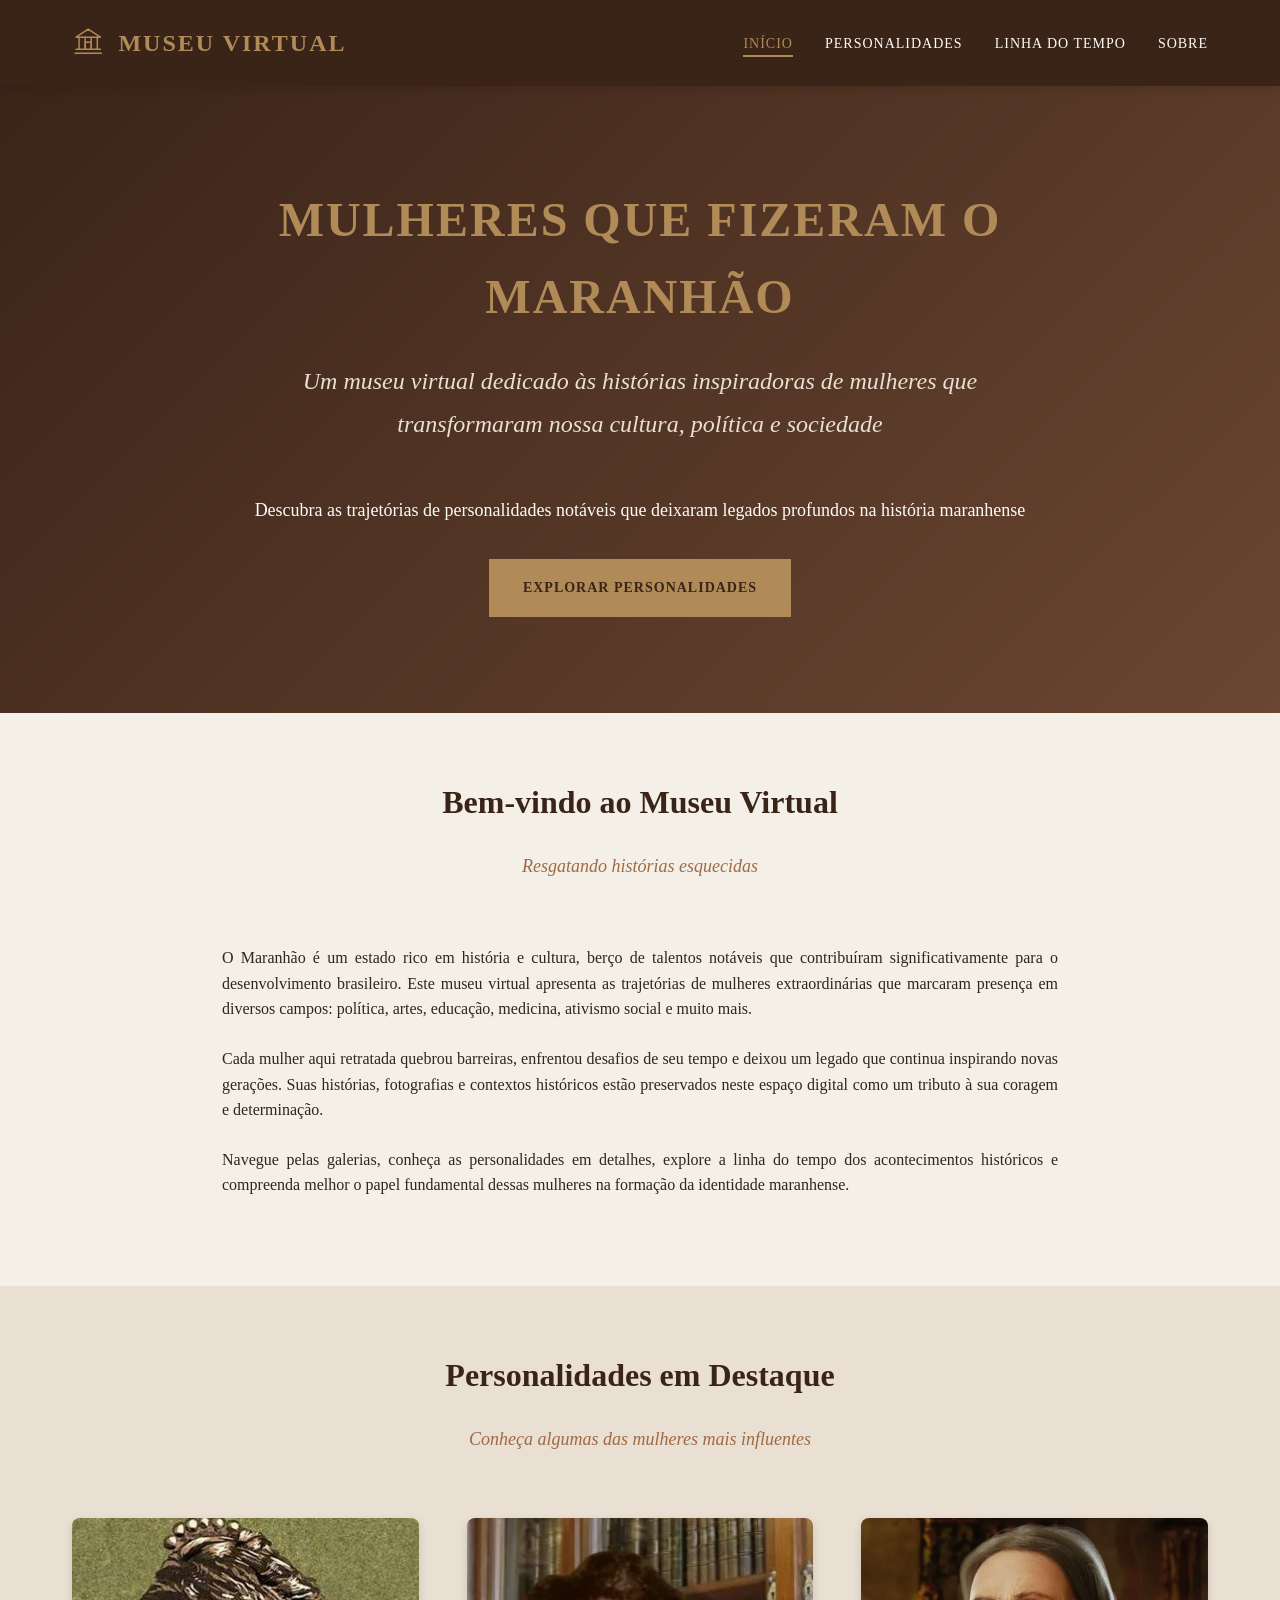
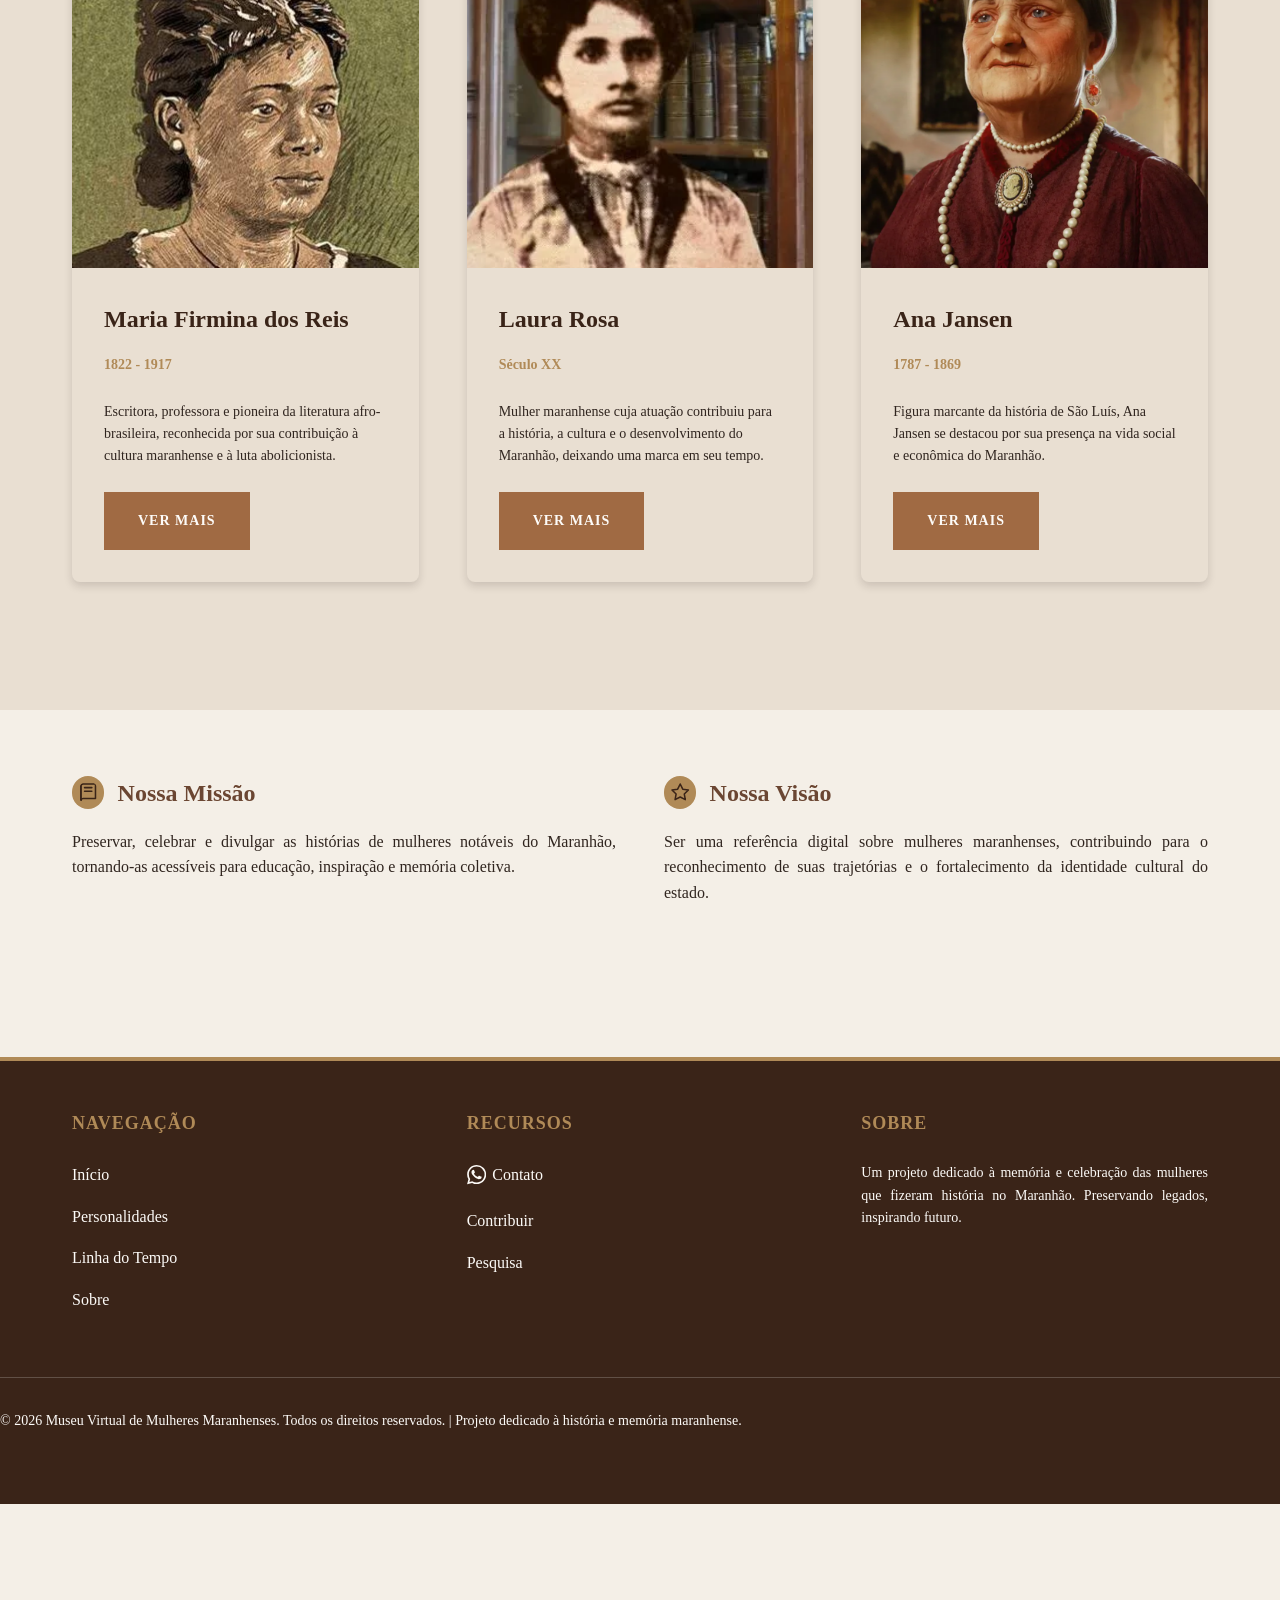
<file: index.html>
<!DOCTYPE html>
<html lang="pt-BR">
<head>
    <meta charset="UTF-8">
    <meta name="viewport" content="width=device-width, initial-scale=1.0">
    <meta name="description" content="Mulheres que Fizeram o Maranhão - Um museu virtual dedicado às mulheres importantes da história maranhense.">
    <meta name="keywords" content="mulheres maranhenses, história do Maranhão, cultura maranhense, Maria Firmina dos Reis">
    <meta name="author" content="Museu Virtual de Mulheres Maranhenses">
    <meta name="robots" content="index, follow">
    <meta property="og:type" content="website">
    <meta property="og:locale" content="pt_BR">
    <meta property="og:title" content="Mulheres que Fizeram o Maranhão - Museu Virtual">
    <meta property="og:description" content="Conheça as mulheres que transformaram a história, a cultura e a sociedade maranhense.">
    <meta property="og:image" content="images/mulheres/mariafirmina.png">
    <meta property="og:image:alt" content="Retrato de Maria Firmina dos Reis">
    <meta name="twitter:card" content="summary_large_image">
    <meta name="twitter:title" content="Mulheres que Fizeram o Maranhão">
    <meta name="twitter:description" content="Um museu virtual dedicado às mulheres importantes da história maranhense.">
    <meta name="twitter:image" content="images/mulheres/mariafirmina.png">
    <title>Mulheres que Fizeram o Maranhão - Museu Virtual</title>
    <link rel="stylesheet" href="css/style.css">
</head>
<body>
    <!-- HEADER E NAVEGAÇÃO -->
    <header>
        <div class="container">
            <div class="header-content">
                <div class="logo"><svg class="icon" viewBox="0 0 32 32" aria-hidden="true"><path d="M4 12 16 4l12 8H4Z"/><path d="M7 12v12m6-12v12m6-12v12m6-12v12M4 24h24M3 28h26"/><path d="M13 24v-7h6v7"/></svg> Museu Virtual </div>
                <button class="menu-toggle" type="button" aria-expanded="false" aria-controls="site-navigation" aria-label="Abrir menu">
                    <span></span>
                    <span></span>
                    <span></span>
                </button>
                <nav id="site-navigation">
                    <ul>
                        <li><a href="index" class="active">Início</a></li>
                        <li><a href="mulheres">Personalidades</a></li>
                        <li><a href="timeline">Linha do Tempo</a></li>
                        <li><a href="sobre">Sobre</a></li>
                    </ul>
                </nav>
            </div>
        </div>
    </header>

    <!-- HERO SECTION -->
    <section class="hero">
        <div class="hero-content">
            <h1>Mulheres que Fizeram o Maranhão</h1>
            <p class="subtitle">Um museu virtual dedicado às histórias inspiradoras de mulheres que transformaram nossa cultura, política e sociedade</p>
            <p>Descubra as trajetórias de personalidades notáveis que deixaram legados profundos na história maranhense</p>
            <div style="margin-top: var(--spacing-lg);">
                <a href="mulheres" class="btn">Explorar Personalidades</a>
            </div>
        </div>
    </section>

    <!-- APRESENTAÇÃO -->
    <section>
        <div class="container-sm">
            <div class="section-title">
                <h2>Bem-vindo ao Museu Virtual</h2>
                <div class="subtitle">Resgatando histórias esquecidas</div>
            </div>
            
            <p>
                O Maranhão é um estado rico em história e cultura, berço de talentos notáveis que contribuíram significativamente para o desenvolvimento brasileiro. Este museu virtual apresenta as trajetórias de mulheres extraordinárias que marcaram presença em diversos campos: política, artes, educação, medicina, ativismo social e muito mais.
            </p>
            
            <p>
                Cada mulher aqui retratada quebrou barreiras, enfrentou desafios de seu tempo e deixou um legado que continua inspirando novas gerações. Suas histórias, fotografias e contextos históricos estão preservados neste espaço digital como um tributo à sua coragem e determinação.
            </p>
            
            <p>
                Navegue pelas galerias, conheça as personalidades em detalhes, explore a linha do tempo dos acontecimentos históricos e compreenda melhor o papel fundamental dessas mulheres na formação da identidade maranhense.
            </p>
        </div>
    </section>

    <!-- DESTAQUE: MULHERES PRINCIPAIS -->
    <section>
        <div class="container">
            <div class="section-title">
                <h2>Personalidades em Destaque</h2>
                <div class="subtitle">Conheça algumas das mulheres mais influentes</div>
            </div>

            <div class="mulheres-grid">
                <!-- Mulher 1 -->
                <article class="mulher-card">
                    <div class="mulher-card-image">
                        <img src="images/mulheres/mariafirmina.png" alt="Maria Firmina dos Reis" loading="lazy">
                    </div>
                    <div class="mulher-card-content">
                        <h3>Maria Firmina dos Reis</h3>
                        <div class="periodo">1822 - 1917</div>
                        <p>Escritora, professora e pioneira da literatura afro-brasileira, reconhecida por sua contribuição à cultura maranhense e à luta abolicionista.</p>
                        <a href="mulheres.html#maria-firmina-dos-reis" class="btn btn-secondary" style="display: inline-block;">Ver Mais</a>
                    </div>
                </article>

                <!-- Mulher 2 -->
                <article class="mulher-card">
                    <div class="mulher-card-image">
                        <img src="images/mulheres/laurarosa.png" alt="Laura Rosa" loading="lazy">
                    </div>
                    <div class="mulher-card-content">
                        <h3>Laura Rosa</h3>
                        <div class="periodo">Século XX</div>
                        <p>Mulher maranhense cuja atuação contribuiu para a história, a cultura e o desenvolvimento do Maranhão, deixando uma marca em seu tempo.</p>
                        <a href="mulheres.html#laura-rosa" class="btn btn-secondary" style="display: inline-block;">Ver Mais</a>
                    </div>
                </article>

                <!-- Mulher 3 -->
                <article class="mulher-card">
                    <div class="mulher-card-image">
                        <img src="images/mulheres/anajansen.png" alt="Ana Jansen" loading="lazy">
                    </div>
                    <div class="mulher-card-content">
                        <h3>Ana Jansen</h3>
                        <div class="periodo">1787 - 1869</div>
                        <p>Figura marcante da história de São Luís, Ana Jansen se destacou por sua presença na vida social e econômica do Maranhão.</p>
                        <a href="mulheres.html#ana-jansen" class="btn btn-secondary" style="display: inline-block;">Ver Mais</a>
                    </div>
                </article>
            </div>
        </div>
    </section>

    <!-- MISSÃO E VISÃO -->
    <section>
        <div class="container">
            <div style="display: grid; grid-template-columns: 1fr 1fr; gap: var(--spacing-xl);">
                <div>
                    <h3><svg class="icon" viewBox="0 0 24 24" aria-hidden="true"><path d="M4 5.5A2.5 2.5 0 0 1 6.5 3H20v16H6.5A2.5 2.5 0 0 0 4 21V5.5Z"/><path d="M4 5.5V21m4-14h8m-8 4h8"/></svg> Nossa Missão</h3>
                    <p>
                        Preservar, celebrar e divulgar as histórias de mulheres notáveis do Maranhão, tornando-as acessíveis para educação, inspiração e memória coletiva.
                    </p>
                </div>
                <div>
                    <h3><svg class="icon" viewBox="0 0 24 24" aria-hidden="true"><path d="m12 3 2.8 5.7 6.2.9-4.5 4.4 1.1 6.2-5.6-2.9-5.6 2.9 1.1-6.2L3 9.6l6.2-.9L12 3Z"/></svg> Nossa Visão</h3>
                    <p>
                        Ser uma referência digital sobre mulheres maranhenses, contribuindo para o reconhecimento de suas trajetórias e o fortalecimento da identidade cultural do estado.
                    </p>
                </div>
            </div>
        </div>
    </section>

    <!-- FOOTER -->
    <footer>
        <div class="container">
            <div>
                <h4>Navegação</h4>
                <ul>
                    <li><a href="index">Início</a></li>
                    <li><a href="mulheres">Personalidades</a></li>
                    <li><a href="timeline">Linha do Tempo</a></li>
                    <li><a href="sobre">Sobre</a></li>
                </ul>
            </div>
            
            <div>
                <h4>Recursos</h4>
                <ul>
                    <li><a class="whatsapp-link" href="https://wa.me/5599984065730?text=Ol%C3%A1%2C%20Desenvolvedor%21%20Vim%20do%20Museu%20Virtual." target="_blank" rel="noopener noreferrer" aria-label="Entrar em contato pelo WhatsApp"><svg class="whatsapp-icon" viewBox="0 0 24 24" aria-hidden="true"><path d="M20.5 3.5A11.8 11.8 0 0 0 12.1 0C5.5 0 .2 5.3.2 11.9c0 2.1.5 4.1 1.6 5.9L.1 24l6.3-1.6a11.8 11.8 0 0 0 5.7 1.5h.1c6.5 0 11.8-5.3 11.8-11.9 0-3.2-1.3-6.2-3.5-8.5ZM12.2 21.9h-.1a9.9 9.9 0 0 1-5-1.4l-.4-.2-3.7.9 1-3.6-.2-.4a9.9 9.9 0 0 1-1.5-5.3C2.3 6.4 6.7 2 12.1 2c2.6 0 5.1 1 7 2.9a9.9 9.9 0 0 1 2.9 7c0 5.5-4.4 10-9.8 10Zm5.4-7.5c-.3-.1-1.8-.9-2.1-1s-.5-.1-.7.1c-.2.3-.8 1-1 1.2-.2.2-.4.2-.7.1-1.8-.9-3-1.6-4.2-3.6-.3-.5.3-.5.9-1.7.1-.2.1-.4 0-.6-.1-.1-.7-1.7-.9-2.3-.2-.6-.5-.5-.7-.5h-.6c-.2 0-.6.1-.9.4-.3.3-1.1 1-1.1 2.5s1.1 2.9 1.3 3.1c.2.2 2.2 3.4 5.3 4.7 2 .9 2.8 1 3.8.8.6-.1 1.8-.7 2-1.4.3-.7.3-1.3.2-1.4-.1-.1-.3-.2-.6-.3Z"/></svg>Contato</a></li>
                    <li><a href="#contribuir">Contribuir</a></li>
                    <li><a href="#pesquisa">Pesquisa</a></li>
                </ul>
            </div>
            
            <div>
                <h4>Sobre</h4>
                <p style="font-size: var(--font-size-sm);">
                    Um projeto dedicado à memória e celebração das mulheres que fizeram história no Maranhão. Preservando legados, inspirando futuro.
                </p>
            </div>
        </div>
        
        <div class="footer-bottom">
            <p> &copy; 2026 Museu Virtual de Mulheres Maranhenses. Todos os direitos reservados. | Projeto dedicado à história e memória maranhense.</p>
        </div>
    </footer>
    <script src="js/menu.js"></script>
</body>
</html>
</file>
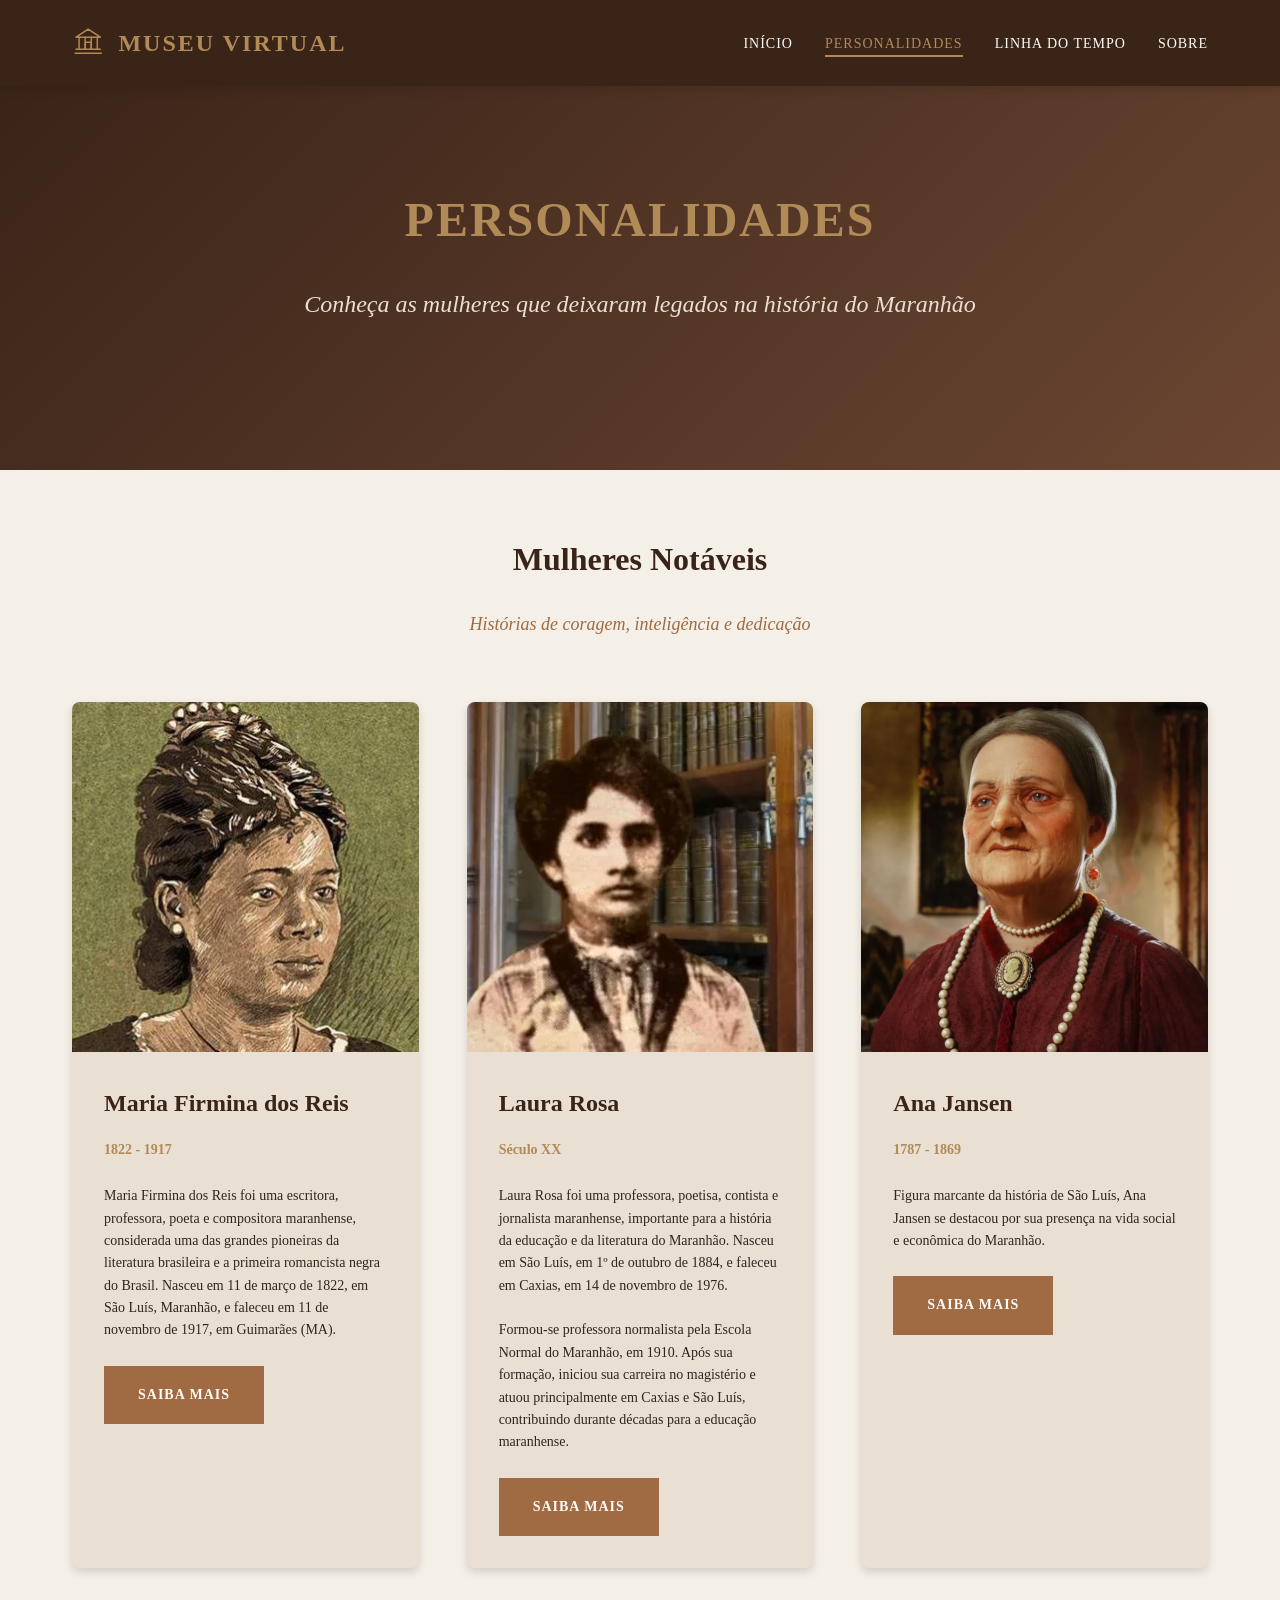
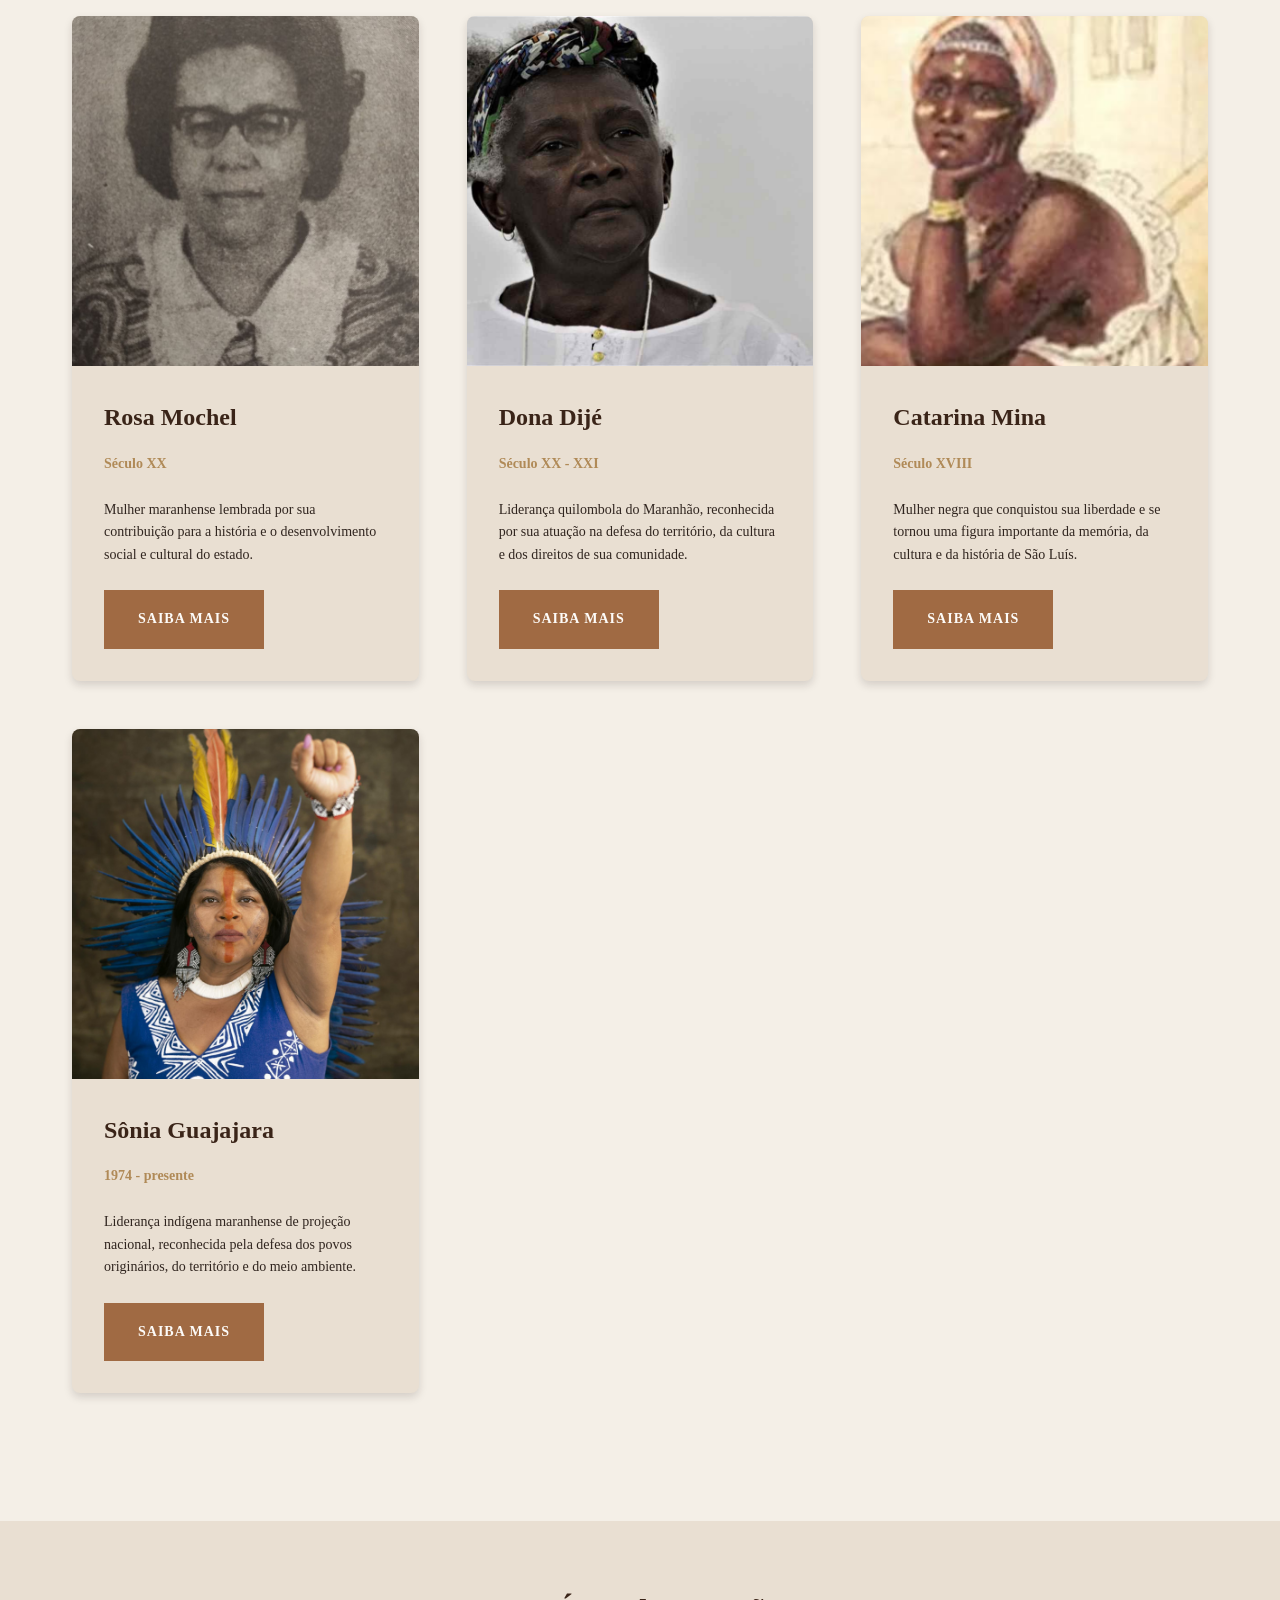
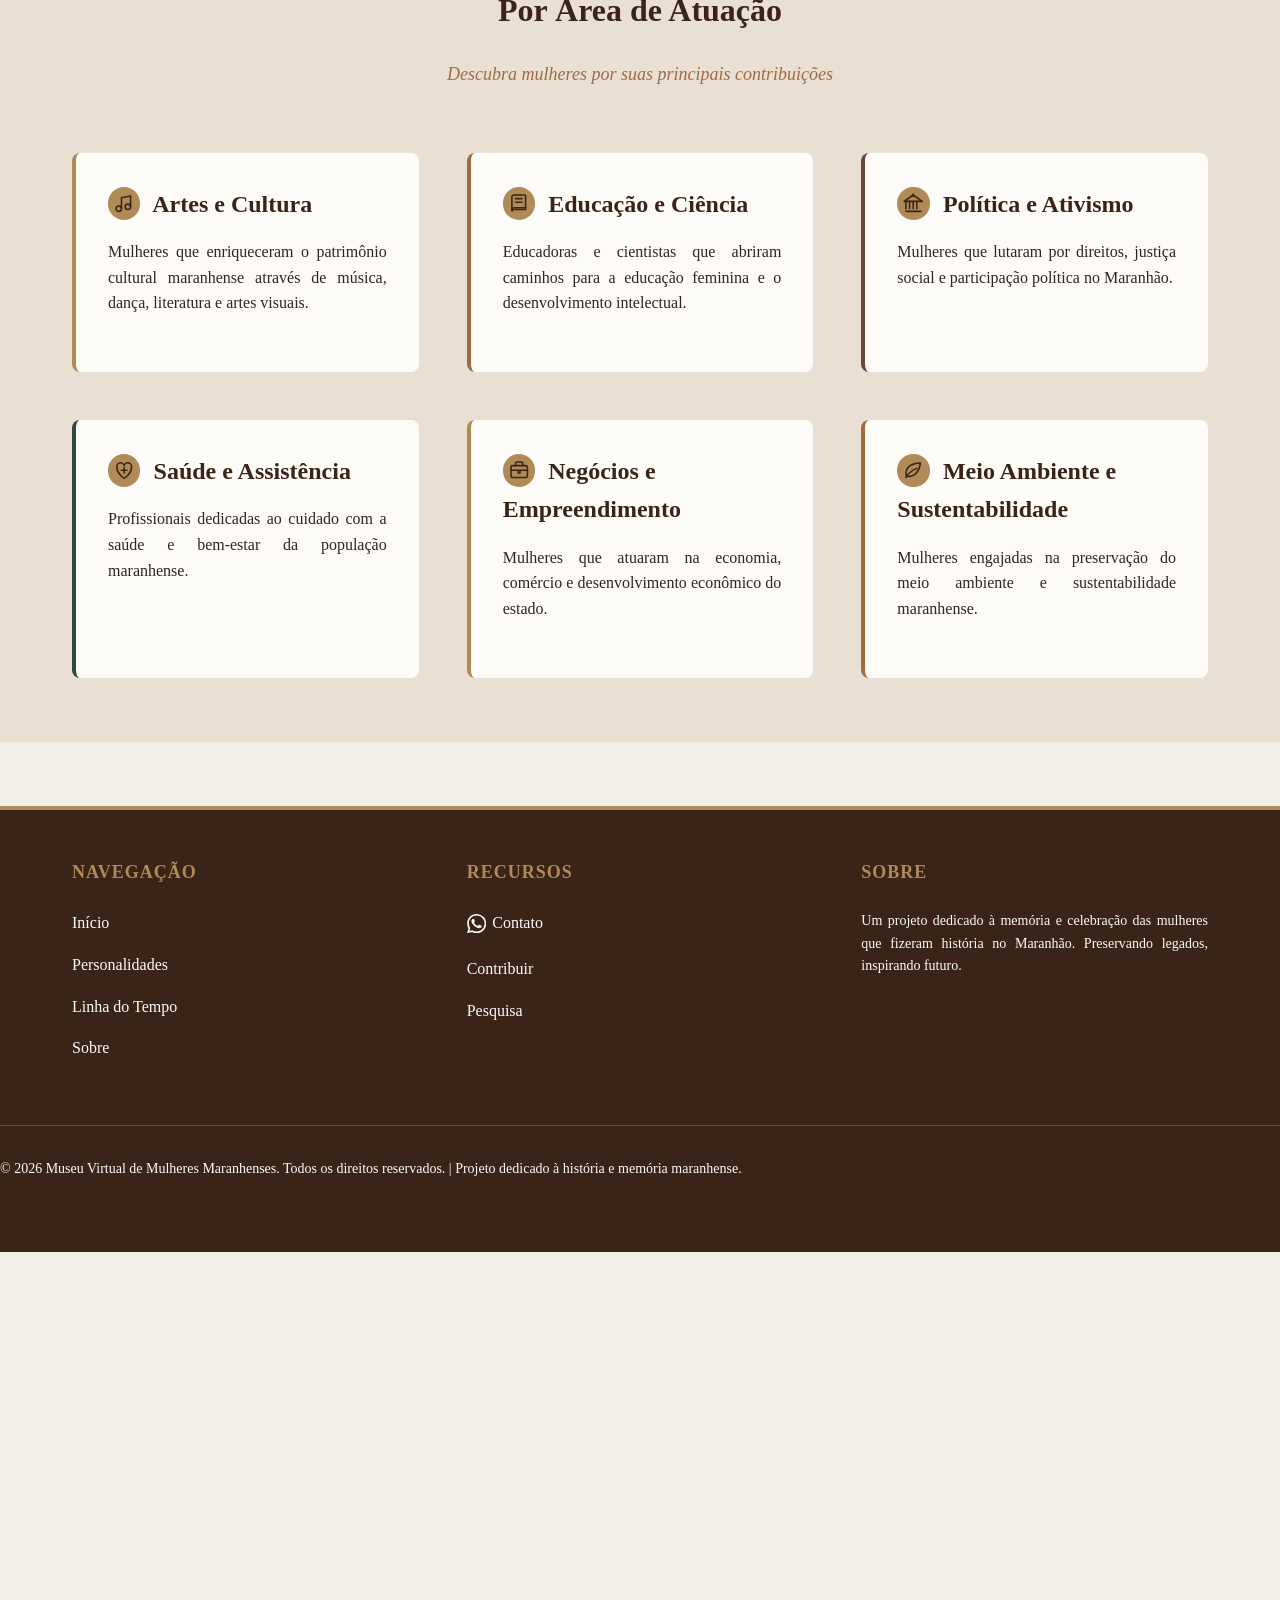
<file: mulheres.html>
<!DOCTYPE html>
<html lang="pt-BR">
<head>
    <meta charset="UTF-8">
    <meta name="viewport" content="width=device-width, initial-scale=1.0">
    <meta name="description" content="Galeria de personalidades - Mulheres que Fizeram o Maranhão.">
    <meta name="keywords" content="personalidades maranhenses, mulheres do Maranhão, Maria Firmina dos Reis, Ana Jansen">
    <meta name="author" content="Museu Virtual de Mulheres Maranhenses">
    <meta name="robots" content="index, follow">
    <meta property="og:type" content="website">
    <meta property="og:locale" content="pt_BR">
    <meta property="og:title" content="Personalidades | Mulheres que Fizeram o Maranhão">
    <meta property="og:description" content="Conheça as personalidades femininas que marcaram a história do Maranhão.">
    <meta property="og:image" content="images/mulheres/mariafirmina.png">
    <meta property="og:image:alt" content="Retrato de Maria Firmina dos Reis">
    <meta name="twitter:card" content="summary_large_image">
    <meta name="twitter:title" content="Personalidades Maranhenses">
    <meta name="twitter:description" content="Galeria de mulheres que deixaram legados na história do Maranhão.">
    <meta name="twitter:image" content="images/mulheres/mariafirmina.png">
    <title>Personalidades | Mulheres que Fizeram o Maranhão</title>
    <link rel="stylesheet" href="css/style.css">
</head>
<body>
    <!-- HEADER E NAVEGAÇÃO -->
    <header>
        <div class="container">
            <div class="header-content">
                <div class="logo"><svg class="icon" viewBox="0 0 32 32" aria-hidden="true"><path d="M4 12 16 4l12 8H4Z"/><path d="M7 12v12m6-12v12m6-12v12m6-12v12M4 24h24M3 28h26"/><path d="M13 24v-7h6v7"/></svg> Museu Virtual </div>
                <button class="menu-toggle" type="button" aria-expanded="false" aria-controls="site-navigation" aria-label="Abrir menu">
                    <span></span>
                    <span></span>
                    <span></span>
                </button>
                <nav id="site-navigation">
                    <ul>
                        <li><a href="index">Início</a></li>
                        <li><a href="mulheres" class="active">Personalidades</a></li>
                        <li><a href="timeline">Linha do Tempo</a></li>
                        <li><a href="sobre">Sobre</a></li>
                    </ul>
                </nav>
            </div>
        </div>
    </header>

    <!-- HERO SECTION -->
    <section class="hero">
        <div class="hero-content">
            <h1>Personalidades</h1>
            <p class="subtitle">Conheça as mulheres que deixaram legados na história do Maranhão</p>
        </div>
    </section>

    <!-- GALERIA DE MULHERES -->
    <section>
        <div class="container">
            <div class="section-title">
                <h2>Mulheres Notáveis</h2>
                <div class="subtitle">Histórias de coragem, inteligência e dedicação</div>
            </div>

            <div class="mulheres-grid">
                <!-- Maria Firmina dos Reis -->
                <article class="mulher-card" id="maria-firmina-dos-reis">
                    <div class="mulher-card-image"><img src="images/mulheres/mariafirmina.png" alt="Maria Firmina dos Reis" loading="lazy"></div>
                    <div class="mulher-card-content">
                        <h3>Maria Firmina dos Reis</h3>
                        <div class="periodo">1822 - 1917</div>
                        <p>Maria Firmina dos Reis foi uma escritora, professora, poeta e compositora maranhense, considerada uma das grandes pioneiras da literatura brasileira e a primeira romancista negra do Brasil. Nasceu em 11 de março de 1822, em São Luís, Maranhão, e faleceu em 11 de novembro de 1917, em Guimarães (MA). </p>
                        <a href="https://pt.wikipedia.org/wiki/Maria_Firmina_dos_Reis" target="_blank" rel="noopener noreferrer" class="btn btn-secondary" style="display: inline-block;">Saiba Mais</a>
                    </div>
                </article>

                <!-- Laura Rosa -->
                <article class="mulher-card" id="laura-rosa">
                    <div class="mulher-card-image"><img src="images/mulheres/laurarosa.png" alt="Laura Rosa" loading="lazy"></div>
                    <div class="mulher-card-content">
                        <h3>Laura Rosa</h3>
                        <div class="periodo">Século XX</div>
                        <p>Laura Rosa foi uma professora, poetisa, contista e jornalista maranhense, importante para a história da educação e da literatura do Maranhão. Nasceu em São Luís, em 1º de outubro de 1884, e faleceu em Caxias, em 14 de novembro de 1976.<br><br>Formou-se professora normalista pela Escola Normal do Maranhão, em 1910. Após sua formação, iniciou sua carreira no magistério e atuou principalmente em Caxias e São Luís, contribuindo durante décadas para a educação maranhense.</p>
                        <a href="https://pt.wikipedia.org/wiki/Laura_Rosa" target="_blank" rel="noopener noreferrer" class="btn btn-secondary" style="display: inline-block;">Saiba Mais</a>
                    </div>
                </article>

                <!-- Ana Jansen -->
                <article class="mulher-card" id="ana-jansen">
                    <div class="mulher-card-image"><img src="images/mulheres/anajansen.png" alt="Ana Jansen" loading="lazy"></div>
                    <div class="mulher-card-content">
                        <h3>Ana Jansen</h3>
                        <div class="periodo">1787 - 1869</div>
                        <p>Figura marcante da história de São Luís, Ana Jansen se destacou por sua presença na vida social e econômica do Maranhão.</p>
                        <a href="https://youtu.be/p0G-yzQctg4?si=TwdhsAMMkAXRWfrc" target="_blank" rel="noopener noreferrer" class="btn btn-secondary" style="display: inline-block;">Saiba Mais</a>
                    </div>
                </article>

                <!-- Rosa Mochel -->
                <article class="mulher-card" id="rosa-mochel">
                    <div class="mulher-card-image"><img src="images/mulheres/rosamochel.png" alt="Rosa Mochel" loading="lazy"></div>
                    <div class="mulher-card-content">
                        <h3>Rosa Mochel</h3>
                        <div class="periodo">Século XX</div>
                        <p>Mulher maranhense lembrada por sua contribuição para a história e o desenvolvimento social e cultural do estado.</p>
                        <a href="https://youtu.be/gCi-BuGLWRQ?si=XQXifyOfW9UOWB8K" target="_blank" rel="noopener noreferrer" class="btn btn-secondary" style="display: inline-block;">Saiba Mais</a>
                    </div>
                </article>

                <!-- Dona Dijé -->
                <article class="mulher-card" id="dona-dije">
                    <div class="mulher-card-image"><img src="images/mulheres/donadije.png" alt="Dona Dijé" loading="lazy"></div>
                    <div class="mulher-card-content">
                        <h3>Dona Dijé</h3>
                        <div class="periodo">Século XX - XXI</div>
                        <p>Liderança quilombola do Maranhão, reconhecida por sua atuação na defesa do território, da cultura e dos direitos de sua comunidade.</p>
                        <a href="https://youtu.be/T4ZV2QfNTj0?si=aPGJCOcU17fZxcJu" target="_blank" rel="noopener noreferrer" class="btn btn-secondary" style="display: inline-block;">Saiba Mais</a>
                    </div>
                </article>

                <!-- Catarina Mina -->
                <article class="mulher-card" id="catarina-mina">
                    <div class="mulher-card-image"><img src="images/mulheres/catarinamina.png" alt="Catarina Mina" loading="lazy"></div>
                    <div class="mulher-card-content">
                        <h3>Catarina Mina</h3>
                        <div class="periodo">Século XVIII</div>
                        <p>Mulher negra que conquistou sua liberdade e se tornou uma figura importante da memória, da cultura e da história de São Luís.</p>
                        <a href="https://youtu.be/w0SWjZcodKU?si=hdWsIwCa6_Q6wPWw" target="_blank" rel="noopener noreferrer" class="btn btn-secondary" style="display: inline-block;">Saiba Mais</a>
                    </div>
                </article>

                <!-- Sônia Guajajara -->
                <article class="mulher-card" id="sonia-guajajara">
                    <div class="mulher-card-image"><img src="images/mulheres/soniaguajajara.png" alt="Sônia Guajajara" loading="lazy"></div>
                    <div class="mulher-card-content">
                        <h3>Sônia Guajajara</h3>
                        <div class="periodo">1974 - presente</div>
                        <p>Liderança indígena maranhense de projeção nacional, reconhecida pela defesa dos povos originários, do território e do meio ambiente.</p>
                        <a href="https://youtu.be/Rr0IsudWqvM?si=wC8tYV9NJJ8zM9Uv" target="_blank" rel="noopener noreferrer" class="btn btn-secondary" style="display: inline-block;">Saiba Mais</a>
                    </div>
                </article>
            </div>
        </div>
    </section>

    <!-- CATEGORIAS -->
    <section>
        <div class="container">
            <div class="section-title">
                <h2>Por Área de Atuação</h2>
                <div class="subtitle">Descubra mulheres por suas principais contribuições</div>
            </div>

            <div style="display: grid; grid-template-columns: repeat(auto-fit, minmax(250px, 1fr)); gap: var(--spacing-xl);">
                <div style="background-color: var(--color-light); padding: var(--spacing-lg); border-radius: 8px; border-left: 4px solid var(--color-gold);">
                    <h3 style="color: var(--color-primary);"><svg class="icon" viewBox="0 0 24 24" aria-hidden="true"><path d="M9 18V6l10-2v12"/><circle cx="6" cy="18" r="3"/><circle cx="16" cy="16" r="3"/></svg> Artes e Cultura</h3>
                    <p>Mulheres que enriqueceram o patrimônio cultural maranhense através de música, dança, literatura e artes visuais.</p>
                </div>

                <div style="background-color: var(--color-light); padding: var(--spacing-lg); border-radius: 8px; border-left: 4px solid var(--color-accent);">
                    <h3 style="color: var(--color-primary);"><svg class="icon" viewBox="0 0 24 24" aria-hidden="true"><path d="M4 5a2 2 0 0 1 2-2h13v16H6a2 2 0 0 0-2 2V5Z"/><path d="M4 19a2 2 0 0 1 2-2h13M8 7h7m-7 4h7"/></svg> Educação e Ciência</h3>
                    <p>Educadoras e cientistas que abriram caminhos para a educação feminina e o desenvolvimento intelectual.</p>
                </div>

                <div style="background-color: var(--color-light); padding: var(--spacing-lg); border-radius: 8px; border-left: 4px solid var(--color-secondary);">
                    <h3 style="color: var(--color-primary);"><svg class="icon" viewBox="0 0 24 24" aria-hidden="true"><path d="M4 10v8m4-8v8m4-8v8m4-8v8M3 21h18M2 10l10-7 10 7H2Z"/><path d="M12 3v-1"/></svg> Política e Ativismo</h3>
                    <p>Mulheres que lutaram por direitos, justiça social e participação política no Maranhão.</p>
                </div>

                <div style="background-color: var(--color-light); padding: var(--spacing-lg); border-radius: 8px; border-left: 4px solid var(--color-green);">
                    <h3 style="color: var(--color-primary);"><svg class="icon" viewBox="0 0 24 24" aria-hidden="true"><path d="M12 21S4 16 4 9a4 4 0 0 1 8-2 4 4 0 0 1 8 2c0 7-8 12-8 12Z"/><path d="M12 9v6m-3-3h6"/></svg> Saúde e Assistência</h3>
                    <p>Profissionais dedicadas ao cuidado com a saúde e bem-estar da população maranhense.</p>
                </div>

                <div style="background-color: var(--color-light); padding: var(--spacing-lg); border-radius: 8px; border-left: 4px solid var(--color-gold);">
                    <h3 style="color: var(--color-primary);"><svg class="icon" viewBox="0 0 24 24" aria-hidden="true"><rect x="3" y="7" width="18" height="13" rx="2"/><path d="M8 7V5a2 2 0 0 1 2-2h4a2 2 0 0 1 2 2v2m-13 5h18m-10 0v3h2v-3"/></svg> Negócios e Empreendimento</h3>
                    <p>Mulheres que atuaram na economia, comércio e desenvolvimento econômico do estado.</p>
                </div>

                <div style="background-color: var(--color-light); padding: var(--spacing-lg); border-radius: 8px; border-left: 4px solid var(--color-accent);">
                    <h3 style="color: var(--color-primary);"><svg class="icon" viewBox="0 0 24 24" aria-hidden="true"><path d="M20 4C10 4 4 9 4 16c0 2 1 3 3 3 7 0 12-6 13-15Z"/><path d="M4 20c3-5 7-8 12-10"/></svg> Meio Ambiente e Sustentabilidade</h3>
                    <p>Mulheres engajadas na preservação do meio ambiente e sustentabilidade maranhense.</p>
                </div>
            </div>
        </div>
    </section>

    <!-- FOOTER -->
    <footer>
        <div class="container">
            <div>
                <h4>Navegação</h4>
                <ul>
                    <li><a href="index">Início</a></li>
                    <li><a href="mulheres">Personalidades</a></li>
                    <li><a href="timeline">Linha do Tempo</a></li>
                    <li><a href="sobre">Sobre</a></li>
                </ul>
            </div>
            
            <div>
                <h4>Recursos</h4>
                <ul>
                    <li><a class="whatsapp-link" href="https://wa.me/5599984065730?text=Ol%C3%A1%2C%20Desenvolvedor%21%20Vim%20do%20Museu%20Virtual." target="_blank" rel="noopener noreferrer" aria-label="Entrar em contato pelo WhatsApp"><svg class="whatsapp-icon" viewBox="0 0 24 24" aria-hidden="true"><path d="M20.5 3.5A11.8 11.8 0 0 0 12.1 0C5.5 0 .2 5.3.2 11.9c0 2.1.5 4.1 1.6 5.9L.1 24l6.3-1.6a11.8 11.8 0 0 0 5.7 1.5h.1c6.5 0 11.8-5.3 11.8-11.9 0-3.2-1.3-6.2-3.5-8.5ZM12.2 21.9h-.1a9.9 9.9 0 0 1-5-1.4l-.4-.2-3.7.9 1-3.6-.2-.4a9.9 9.9 0 0 1-1.5-5.3C2.3 6.4 6.7 2 12.1 2c2.6 0 5.1 1 7 2.9a9.9 9.9 0 0 1 2.9 7c0 5.5-4.4 10-9.8 10Zm5.4-7.5c-.3-.1-1.8-.9-2.1-1s-.5-.1-.7.1c-.2.3-.8 1-1 1.2-.2.2-.4.2-.7.1-1.8-.9-3-1.6-4.2-3.6-.3-.5.3-.5.9-1.7.1-.2.1-.4 0-.6-.1-.1-.7-1.7-.9-2.3-.2-.6-.5-.5-.7-.5h-.6c-.2 0-.6.1-.9.4-.3.3-1.1 1-1.1 2.5s1.1 2.9 1.3 3.1c.2.2 2.2 3.4 5.3 4.7 2 .9 2.8 1 3.8.8.6-.1 1.8-.7 2-1.4.3-.7.3-1.3.2-1.4-.1-.1-.3-.2-.6-.3Z"/></svg>Contato</a></li>
                    <li><a href="#contribuir">Contribuir</a></li>
                    <li><a href="#pesquisa">Pesquisa</a></li>
                </ul>
            </div>
            
            <div>
                <h4>Sobre</h4>
                <p style="font-size: var(--font-size-sm);">
                    Um projeto dedicado à memória e celebração das mulheres que fizeram história no Maranhão. Preservando legados, inspirando futuro.
                </p>
            </div>
        </div>
        
        <div class="footer-bottom">
            <p> &copy; 2026 Museu Virtual de Mulheres Maranhenses. Todos os direitos reservados. | Projeto dedicado à história e memória maranhense.</p>
        </div>
    </footer>
    <script src="js/menu.js"></script>
</body>
</html>
</file>
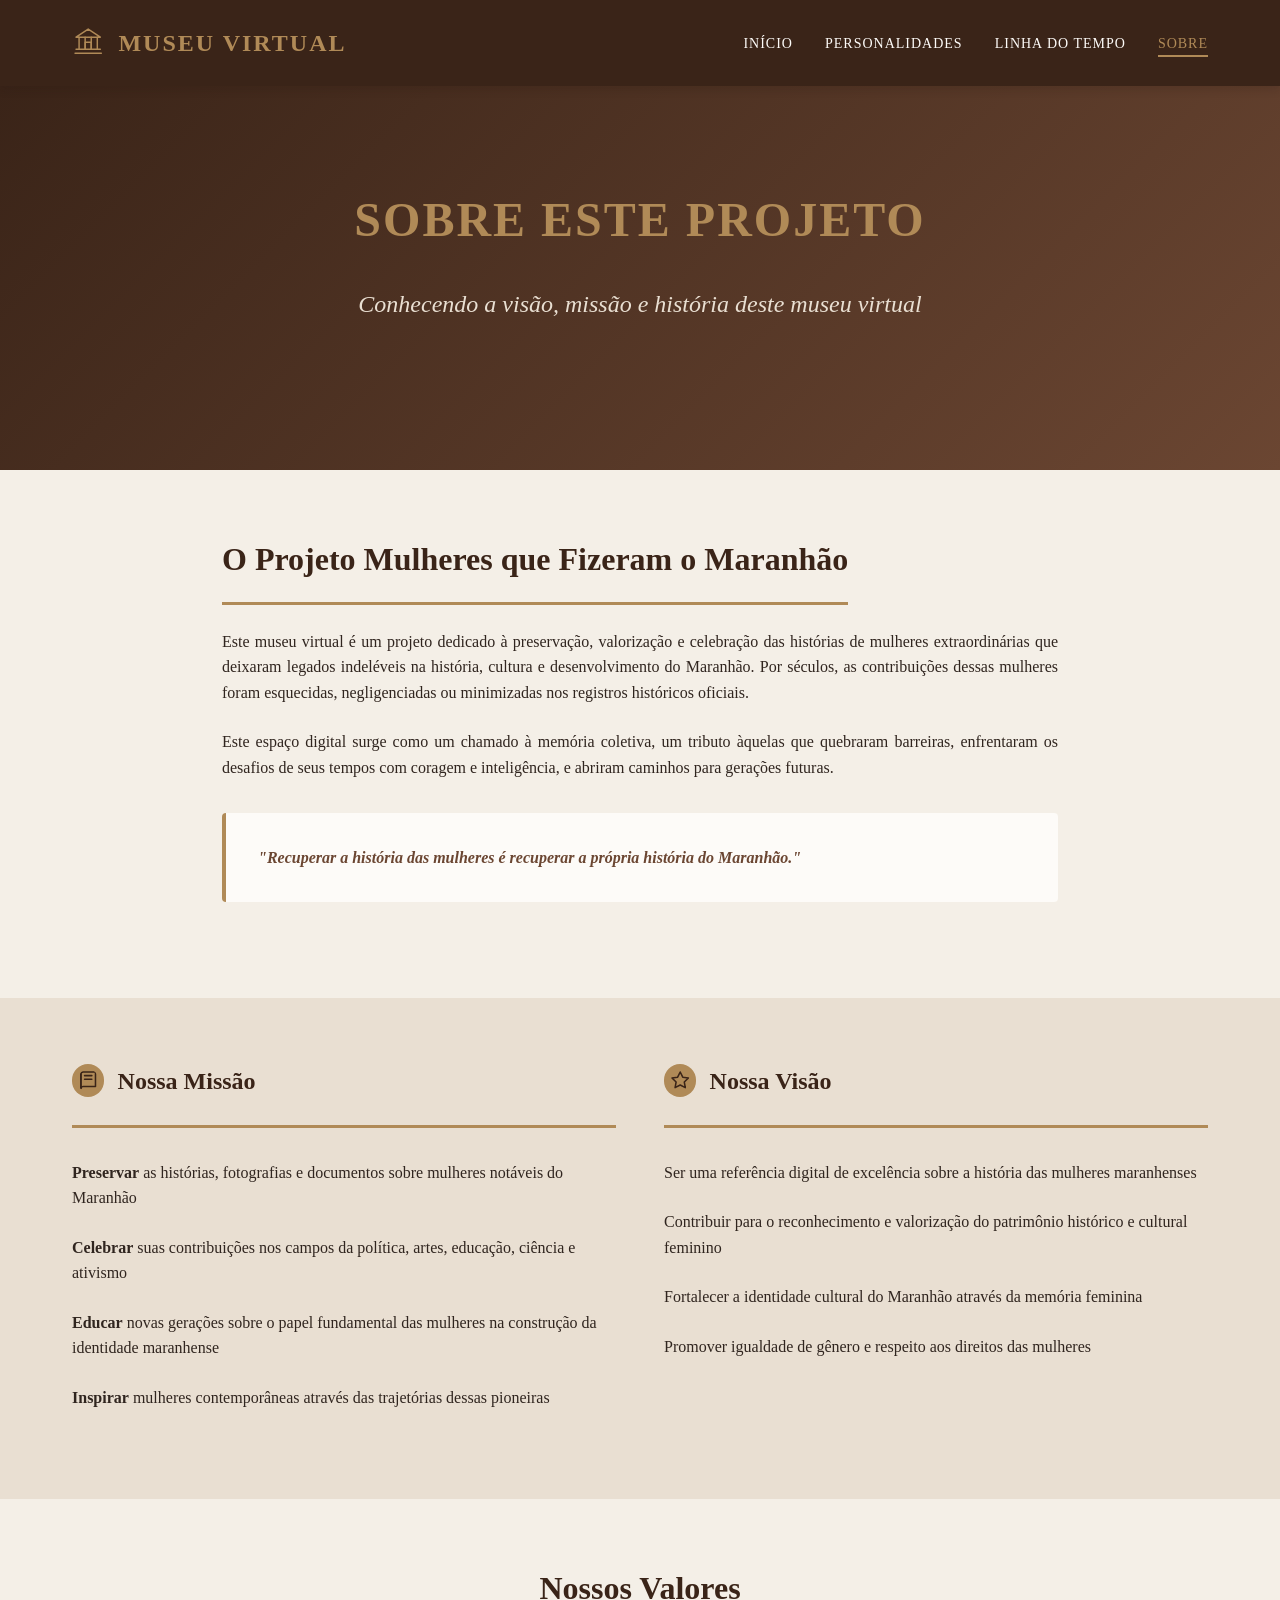
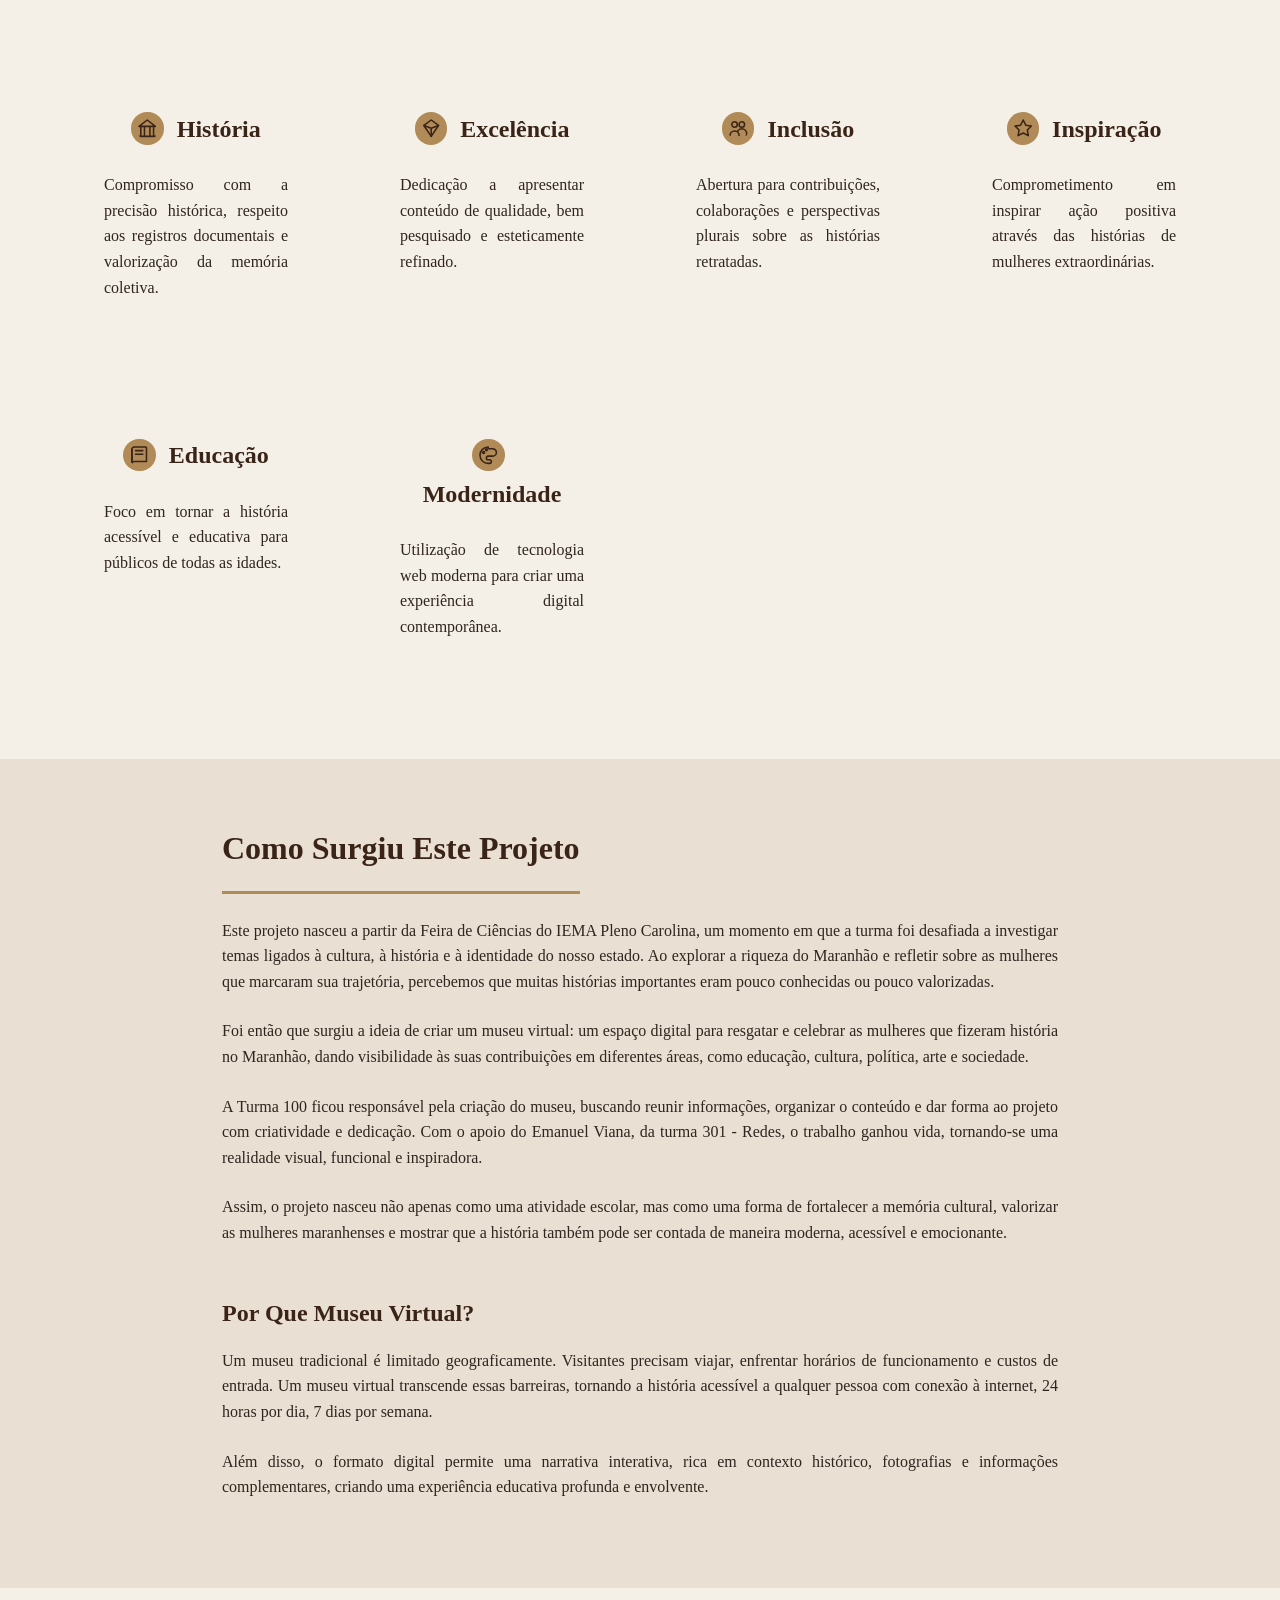
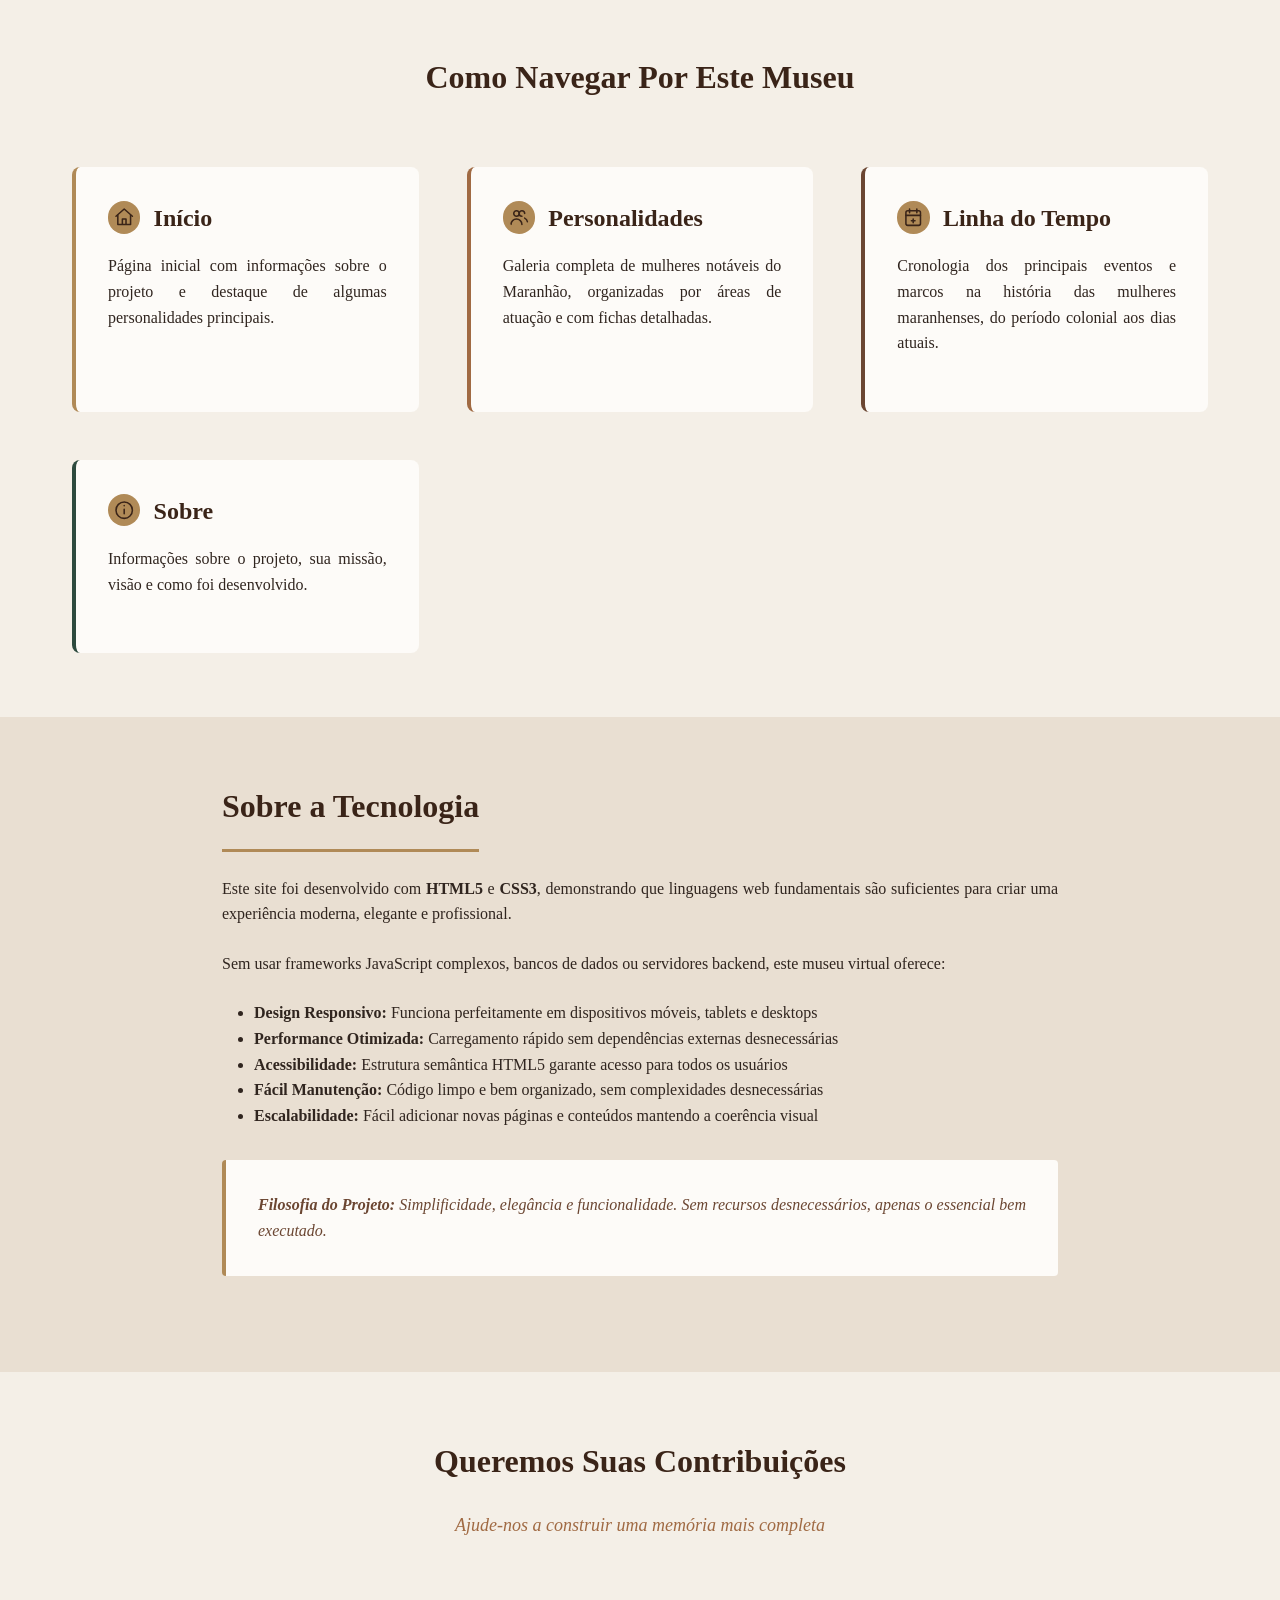
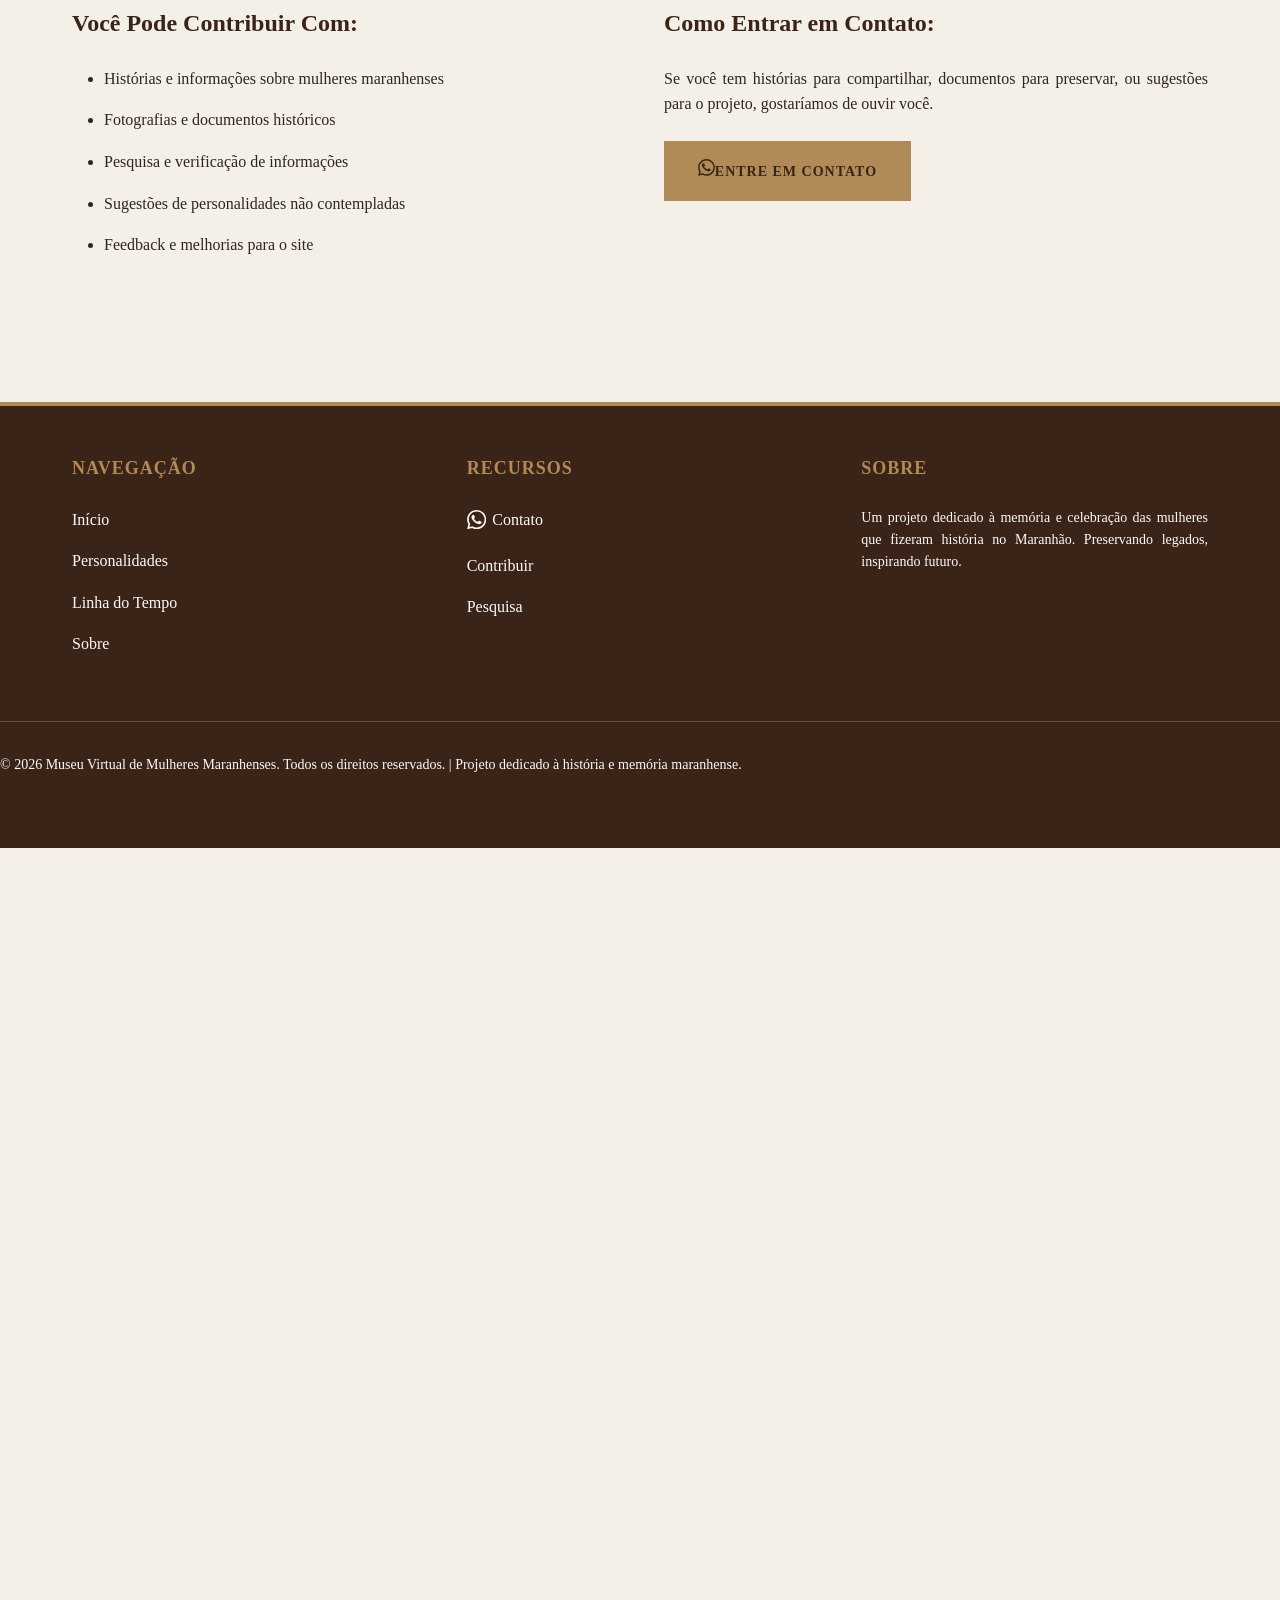
<file: sobre.html>
<!DOCTYPE html>
<html lang="pt-BR">
<head>
    <meta charset="UTF-8">
    <meta name="viewport" content="width=device-width, initial-scale=1.0">
    <meta name="description" content="Sobre o projeto Mulheres que Fizeram o Maranhão.">
    <meta name="keywords" content="sobre Museu Virtual, história maranhense, memória cultural do Maranhão">
    <meta name="author" content="Museu Virtual de Mulheres Maranhenses">
    <meta name="robots" content="index, follow">
    <meta property="og:type" content="website">
    <meta property="og:locale" content="pt_BR">
    <meta property="og:title" content="Sobre | Mulheres que Fizeram o Maranhão">
    <meta property="og:description" content="Conheça o projeto digital dedicado à memória das mulheres maranhenses.">
    <meta property="og:image" content="images/mulheres/mariafirmina.png">
    <meta property="og:image:alt" content="Retrato de Maria Firmina dos Reis">
    <meta name="twitter:card" content="summary_large_image">
    <meta name="twitter:title" content="Sobre o Museu Virtual">
    <meta name="twitter:description" content="Um projeto dedicado à memória e celebração das mulheres do Maranhão.">
    <meta name="twitter:image" content="images/mulheres/mariafirmina.png">
    <title>Sobre | Mulheres que Fizeram o Maranhão</title>
    <link rel="stylesheet" href="css/style.css">
</head>
<body>
    <!-- HEADER E NAVEGAÇÃO -->
    <header>
        <div class="container">
            <div class="header-content">
                <div class="logo"><svg class="icon" viewBox="0 0 32 32" aria-hidden="true"><path d="M4 12 16 4l12 8H4Z"/><path d="M7 12v12m6-12v12m6-12v12m6-12v12M4 24h24M3 28h26"/><path d="M13 24v-7h6v7"/></svg> Museu Virtual</div>
                <button class="menu-toggle" type="button" aria-expanded="false" aria-controls="site-navigation" aria-label="Abrir menu">
                    <span></span>
                    <span></span>
                    <span></span>
                </button>
                <nav id="site-navigation">
                    <ul>
                        <li><a href="index">Início</a></li>
                        <li><a href="mulheres">Personalidades</a></li>
                        <li><a href="timeline">Linha do Tempo</a></li>
                        <li><a href="sobre" class="active">Sobre</a></li>
                    </ul>
                </nav>
            </div>
        </div>
    </header>

    <!-- HERO SECTION -->
    <section class="hero">
        <div class="hero-content">
            <h1>Sobre Este Projeto</h1>
            <p class="subtitle">Conhecendo a visão, missão e história deste museu virtual</p>
        </div>
    </section>

    <!-- SOBRE O PROJETO -->
    <section>
        <div class="container-sm">
            <h2>O Projeto Mulheres que Fizeram o Maranhão</h2>
            
            <p>
                Este museu virtual é um projeto dedicado à preservação, valorização e celebração das histórias de mulheres extraordinárias que deixaram legados indeléveis na história, cultura e desenvolvimento do Maranhão. Por séculos, as contribuições dessas mulheres foram esquecidas, negligenciadas ou minimizadas nos registros históricos oficiais.
            </p>
            
            <p>
                Este espaço digital surge como um chamado à memória coletiva, um tributo àquelas que quebraram barreiras, enfrentaram os desafios de seus tempos com coragem e inteligência, e abriram caminhos para gerações futuras.
            </p>

            <div class="destaque">
                <p>
                    <strong>"Recuperar a história das mulheres é recuperar a própria história do Maranhão."</strong>
                </p>
            </div>
        </div>
    </section>

    <!-- MISSÃO E VISÃO -->
    <section style="background-color: var(--color-surface);">
        <div class="container">
            <div style="display: grid; grid-template-columns: 1fr 1fr; gap: var(--spacing-xl);">
                <div>
                    <h3 style="color: var(--color-primary); border-bottom: 3px solid var(--color-gold); padding-bottom: var(--spacing-md); margin-bottom: var(--spacing-lg);"><svg class="icon" viewBox="0 0 24 24" aria-hidden="true"><path d="M4 5.5A2.5 2.5 0 0 1 6.5 3H20v16H6.5A2.5 2.5 0 0 0 4 21V5.5Z"/><path d="M4 5.5V21m4-14h8m-8 4h8"/></svg> Nossa Missão</h3>
                    <ul style="list-style: none;">
                        <li style="margin-bottom: var(--spacing-md);">
                            <strong>Preservar</strong> as histórias, fotografias e documentos sobre mulheres notáveis do Maranhão
                        </li>
                        <li style="margin-bottom: var(--spacing-md);">
                            <strong>Celebrar</strong> suas contribuições nos campos da política, artes, educação, ciência e ativismo
                        </li>
                        <li style="margin-bottom: var(--spacing-md);">
                            <strong>Educar</strong> novas gerações sobre o papel fundamental das mulheres na construção da identidade maranhense
                        </li>
                        <li style="margin-bottom: var(--spacing-md);">
                            <strong>Inspirar</strong> mulheres contemporâneas através das trajetórias dessas pioneiras
                        </li>
                    </ul>
                </div>
                
                <div>
                    <h3 style="color: var(--color-primary); border-bottom: 3px solid var(--color-gold); padding-bottom: var(--spacing-md); margin-bottom: var(--spacing-lg);"><svg class="icon" viewBox="0 0 24 24" aria-hidden="true"><path d="m12 3 2.8 5.7 6.2.9-4.5 4.4 1.1 6.2-5.6-2.9-5.6 2.9 1.1-6.2L3 9.6l6.2-.9L12 3Z"/></svg> Nossa Visão</h3>
                    <ul style="list-style: none;">
                        <li style="margin-bottom: var(--spacing-md);">
                            Ser uma referência digital de excelência sobre a história das mulheres maranhenses
                        </li>
                        <li style="margin-bottom: var(--spacing-md);">
                            Contribuir para o reconhecimento e valorização do patrimônio histórico e cultural feminino
                        </li>
                        <li style="margin-bottom: var(--spacing-md);">
                            Fortalecer a identidade cultural do Maranhão através da memória feminina
                        </li>
                        <li style="margin-bottom: var(--spacing-md);">
                            Promover igualdade de gênero e respeito aos direitos das mulheres
                        </li>
                    </ul>
                </div>
            </div>
        </div>
    </section>

    <!-- VALORES -->
    <section>
        <div class="container">
            <div class="section-title">
                <h2>Nossos Valores</h2>
            </div>

            <div style="display: grid; grid-template-columns: repeat(auto-fit, minmax(240px, 1fr)); gap: var(--spacing-xl);">
                <div style="text-align: center; padding: var(--spacing-lg);">
                    <h3 style="font-size: var(--font-size-lg); color: var(--color-primary); margin-bottom: var(--spacing-md);"><svg class="icon" viewBox="0 0 24 24" aria-hidden="true"><path d="M3 21h18M5 21V10m4 11V10m6 11V10m4 11V10M3 10h18L12 3 3 10Z"/></svg> História</h3>
                    <p>
                        Compromisso com a precisão histórica, respeito aos registros documentais e valorização da memória coletiva.
                    </p>
                </div>

                <div style="text-align: center; padding: var(--spacing-lg);">
                    <h3 style="font-size: var(--font-size-lg); color: var(--color-primary); margin-bottom: var(--spacing-md);"><svg class="icon" viewBox="0 0 24 24" aria-hidden="true"><path d="m12 3 8 6-8 12L4 9l8-6Z"/><path d="m4 9 8 3 8-3M12 12v9"/></svg> Excelência</h3>
                    <p>
                        Dedicação a apresentar conteúdo de qualidade, bem pesquisado e esteticamente refinado.
                    </p>
                </div>

                <div style="text-align: center; padding: var(--spacing-lg);">
                    <h3 style="font-size: var(--font-size-lg); color: var(--color-primary); margin-bottom: var(--spacing-md);"><svg class="icon" viewBox="0 0 24 24" aria-hidden="true"><circle cx="8" cy="8" r="3"/><circle cx="16" cy="8" r="3"/><path d="M3 20a5 5 0 0 1 10 0m-2-4a5 5 0 0 1 10 4"/></svg> Inclusão</h3>
                    <p>
                        Abertura para contribuições, colaborações e perspectivas plurais sobre as histórias retratadas.
                    </p>
                </div>

                <div style="text-align: center; padding: var(--spacing-lg);">
                    <h3 style="font-size: var(--font-size-lg); color: var(--color-primary); margin-bottom: var(--spacing-md);"><svg class="icon" viewBox="0 0 24 24" aria-hidden="true"><path d="m12 3 2.8 5.7 6.2.9-4.5 4.4 1.1 6.2-5.6-2.9-5.6 2.9 1.1-6.2L3 9.6l6.2-.9L12 3Z"/></svg> Inspiração</h3>
                    <p>
                        Comprometimento em inspirar ação positiva através das histórias de mulheres extraordinárias.
                    </p>
                </div>

                <div style="text-align: center; padding: var(--spacing-lg);">
                    <h3 style="font-size: var(--font-size-lg); color: var(--color-primary); margin-bottom: var(--spacing-md);"><svg class="icon" viewBox="0 0 24 24" aria-hidden="true"><path d="M4 5.5A2.5 2.5 0 0 1 6.5 3H20v16H6.5A2.5 2.5 0 0 0 4 21V5.5Z"/><path d="M4 5.5V21m4-14h8m-8 4h8"/></svg> Educação</h3>
                    <p>
                        Foco em tornar a história acessível e educativa para públicos de todas as idades.
                    </p>
                </div>

                <div style="text-align: center; padding: var(--spacing-lg);">
                    <h3 style="font-size: var(--font-size-lg); color: var(--color-primary); margin-bottom: var(--spacing-md);"><svg class="icon" viewBox="0 0 24 24" aria-hidden="true"><path d="M12 3a9 9 0 1 0 0 18h1.5a2 2 0 0 0 0-4H12a2 2 0 0 1 0-4h5a4 4 0 0 0 0-8h-5Z"/><circle cx="7" cy="9" r="1"/><circle cx="10" cy="6" r="1"/></svg> Modernidade</h3>
                    <p>
                        Utilização de tecnologia web moderna para criar uma experiência digital contemporânea.
                    </p>
                </div>
            </div>
        </div>
    </section>

    <!-- COMO SURGIU -->
    <section style="background-color: var(--color-surface);">
        <div class="container-sm">
            <h2>Como Surgiu Este Projeto</h2>
            
            <p>
                Este projeto nasceu a partir da Feira de Ciências do IEMA Pleno Carolina, um momento em que a turma foi desafiada a investigar temas ligados à cultura, à história e à identidade do nosso estado. Ao explorar a riqueza do Maranhão e refletir sobre as mulheres que marcaram sua trajetória, percebemos que muitas histórias importantes eram pouco conhecidas ou pouco valorizadas.
            </p>
            
            <p>
                Foi então que surgiu a ideia de criar um museu virtual: um espaço digital para resgatar e celebrar as mulheres que fizeram história no Maranhão, dando visibilidade às suas contribuições em diferentes áreas, como educação, cultura, política, arte e sociedade.
            </p>
            
            <p>
                A Turma 100 ficou responsável pela criação do museu, buscando reunir informações, organizar o conteúdo e dar forma ao projeto com criatividade e dedicação. Com o apoio do Emanuel Viana, da turma 301 - Redes, o trabalho ganhou vida, tornando-se uma realidade visual, funcional e inspiradora.
            </p>
            
            <p>
                Assim, o projeto nasceu não apenas como uma atividade escolar, mas como uma forma de fortalecer a memória cultural, valorizar as mulheres maranhenses e mostrar que a história também pode ser contada de maneira moderna, acessível e emocionante.
            </p>

            <h3 style="margin-top: var(--spacing-xl); color: var(--color-primary);">Por Que Museu Virtual?</h3>
            
            <p>
                Um museu tradicional é limitado geograficamente. Visitantes precisam viajar, enfrentar horários de funcionamento e custos de entrada. Um museu virtual transcende essas barreiras, tornando a história acessível a qualquer pessoa com conexão à internet, 24 horas por dia, 7 dias por semana.
            </p>
            
            <p>
                Além disso, o formato digital permite uma narrativa interativa, rica em contexto histórico, fotografias e informações complementares, criando uma experiência educativa profunda e envolvente.
            </p>
        </div>
    </section>

    <!-- ESTRUTURA DO SITE -->
    <section>
        <div class="container">
            <div class="section-title">
                <h2>Como Navegar Por Este Museu</h2>
            </div>

            <div style="display: grid; grid-template-columns: repeat(auto-fit, minmax(280px, 1fr)); gap: var(--spacing-xl);">
                <div style="background-color: var(--color-light); padding: var(--spacing-lg); border-radius: 8px; border-left: 4px solid var(--color-gold);">
                    <h3 style="color: var(--color-primary);"><svg class="icon" viewBox="0 0 24 24" aria-hidden="true"><path d="m3 11 9-8 9 8"/><path d="M5 10v10h14V10m-9 10v-6h4v6"/></svg> Início</h3>
                    <p>
                        Página inicial com informações sobre o projeto e destaque de algumas personalidades principais.
                    </p>
                </div>

                <div style="background-color: var(--color-light); padding: var(--spacing-lg); border-radius: 8px; border-left: 4px solid var(--color-accent);">
                    <h3 style="color: var(--color-primary);"><svg class="icon" viewBox="0 0 24 24" aria-hidden="true"><circle cx="9" cy="8" r="3"/><path d="M3 20a6 6 0 0 1 12 0m0-9a3 3 0 1 1 3-3m0 5a5 5 0 0 1 3 4"/></svg> Personalidades</h3>
                    <p>
                        Galeria completa de mulheres notáveis do Maranhão, organizadas por áreas de atuação e com fichas detalhadas.
                    </p>
                </div>

                <div style="background-color: var(--color-light); padding: var(--spacing-lg); border-radius: 8px; border-left: 4px solid var(--color-secondary);">
                    <h3 style="color: var(--color-primary);"><svg class="icon" viewBox="0 0 24 24" aria-hidden="true"><rect x="4" y="5" width="16" height="16" rx="2"/><path d="M8 3v4m8-4v4M4 10h16m-8 4v4m-2-2h4"/></svg> Linha do Tempo</h3>
                    <p>
                        Cronologia dos principais eventos e marcos na história das mulheres maranhenses, do período colonial aos dias atuais.
                    </p>
                </div>

                <div style="background-color: var(--color-light); padding: var(--spacing-lg); border-radius: 8px; border-left: 4px solid var(--color-green);">
                    <h3 style="color: var(--color-primary);"><svg class="icon" viewBox="0 0 24 24" aria-hidden="true"><circle cx="12" cy="12" r="9"/><path d="M12 11v5m0-9h.01"/></svg> Sobre</h3>
                    <p>
                        Informações sobre o projeto, sua missão, visão e como foi desenvolvido.
                    </p>
                </div>
            </div>
        </div>
    </section>

    <!-- TECNOLOGIA -->
    <section style="background-color: var(--color-surface);">
        <div class="container-sm">
            <h2>Sobre a Tecnologia</h2>
            
            <p>
                Este site foi desenvolvido com <strong>HTML5</strong> e <strong>CSS3</strong>, demonstrando que linguagens web fundamentais são suficientes para criar uma experiência moderna, elegante e profissional.
            </p>
            
            <p>
                Sem usar frameworks JavaScript complexos, bancos de dados ou servidores backend, este museu virtual oferece:
            </p>
            
            <ul style="margin-left: var(--spacing-lg); margin-bottom: var(--spacing-lg);">
                <li><strong>Design Responsivo:</strong> Funciona perfeitamente em dispositivos móveis, tablets e desktops</li>
                <li><strong>Performance Otimizada:</strong> Carregamento rápido sem dependências externas desnecessárias</li>
                <li><strong>Acessibilidade:</strong> Estrutura semântica HTML5 garante acesso para todos os usuários</li>
                <li><strong>Fácil Manutenção:</strong> Código limpo e bem organizado, sem complexidades desnecessárias</li>
                <li><strong>Escalabilidade:</strong> Fácil adicionar novas páginas e conteúdos mantendo a coerência visual</li>
            </ul>

            <div class="destaque">
                <p>
                    <strong>Filosofia do Projeto:</strong> Simplificidade, elegância e funcionalidade. Sem recursos desnecessários, apenas o essencial bem executado.
                </p>
            </div>
        </div>
    </section>

    <!-- CONTRIBUIÇÕES -->
    <section>
        <div class="container">
            <div class="section-title">
                <h2>Queremos Suas Contribuições</h2>
                <div class="subtitle">Ajude-nos a construir uma memória mais completa</div>
            </div>

            <div style="display: grid; grid-template-columns: 1fr 1fr; gap: var(--spacing-xl);">
                <div>
                    <h3 style="color: var(--color-primary); margin-bottom: var(--spacing-md);">Você Pode Contribuir Com:</h3>
                    <ul style="margin-left: var(--spacing-lg);">
                        <li style="margin-bottom: var(--spacing-sm);">Histórias e informações sobre mulheres maranhenses</li>
                        <li style="margin-bottom: var(--spacing-sm);">Fotografias e documentos históricos</li>
                        <li style="margin-bottom: var(--spacing-sm);">Pesquisa e verificação de informações</li>
                        <li style="margin-bottom: var(--spacing-sm);">Sugestões de personalidades não contempladas</li>
                        <li style="margin-bottom: var(--spacing-sm);">Feedback e melhorias para o site</li>
                    </ul>
                </div>

                <div>
                    <h3 style="color: var(--color-primary); margin-bottom: var(--spacing-md);">Como Entrar em Contato:</h3>
                    <p style="margin-bottom: var(--spacing-md);">
                        Se você tem histórias para compartilhar, documentos para preservar, ou sugestões para o projeto, gostaríamos de ouvir você.
                    </p>
                    <a href="https://wa.me/5599984065730?text=Ol%C3%A1%2C%20Desenvolvedor%21%20Vim%20do%20Museu%20Virtual." class="btn whatsapp-link" target="_blank" rel="noopener noreferrer" aria-label="Entrar em contato pelo WhatsApp"><svg class="whatsapp-icon" viewBox="0 0 24 24" aria-hidden="true"><path d="M20.5 3.5A11.8 11.8 0 0 0 12.1 0C5.5 0 .2 5.3.2 11.9c0 2.1.5 4.1 1.6 5.9L.1 24l6.3-1.6a11.8 11.8 0 0 0 5.7 1.5h.1c6.5 0 11.8-5.3 11.8-11.9 0-3.2-1.3-6.2-3.5-8.5ZM12.2 21.9h-.1a9.9 9.9 0 0 1-5-1.4l-.4-.2-3.7.9 1-3.6-.2-.4a9.9 9.9 0 0 1-1.5-5.3C2.3 6.4 6.7 2 12.1 2c2.6 0 5.1 1 7 2.9a9.9 9.9 0 0 1 2.9 7c0 5.5-4.4 10-9.8 10Zm5.4-7.5c-.3-.1-1.8-.9-2.1-1s-.5-.1-.7.1c-.2.3-.8 1-1 1.2-.2.2-.4.2-.7.1-1.8-.9-3-1.6-4.2-3.6-.3-.5.3-.5.9-1.7.1-.2.1-.4 0-.6-.1-.1-.7-1.7-.9-2.3-.2-.6-.5-.5-.7-.5h-.6c-.2 0-.6.1-.9.4-.3.3-1.1 1-1.1 2.5s1.1 2.9 1.3 3.1c.2.2 2.2 3.4 5.3 4.7 2 .9 2.8 1 3.8.8.6-.1 1.8-.7 2-1.4.3-.7.3-1.3.2-1.4-.1-.1-.3-.2-.6-.3Z"/></svg>Entre em Contato</a>
                </div>
            </div>
        </div>
    </section>

    <!-- FOOTER -->
    <footer>
        <div class="container">
            <div>
                <h4>Navegação</h4>
                <ul>
                    <li><a href="index">Início</a></li>
                    <li><a href="mulheres">Personalidades</a></li>
                    <li><a href="timeline">Linha do Tempo</a></li>
                    <li><a href="sobre">Sobre</a></li>
                </ul>
            </div>
            
            <div>
                <h4>Recursos</h4>
                <ul>
                    <li><a class="whatsapp-link" href="https://wa.me/5599984065730?text=Ol%C3%A1%2C%20Desenvolvedor%21%20Vim%20do%20Museu%20Virtual." target="_blank" rel="noopener noreferrer" aria-label="Entrar em contato pelo WhatsApp"><svg class="whatsapp-icon" viewBox="0 0 24 24" aria-hidden="true"><path d="M20.5 3.5A11.8 11.8 0 0 0 12.1 0C5.5 0 .2 5.3.2 11.9c0 2.1.5 4.1 1.6 5.9L.1 24l6.3-1.6a11.8 11.8 0 0 0 5.7 1.5h.1c6.5 0 11.8-5.3 11.8-11.9 0-3.2-1.3-6.2-3.5-8.5ZM12.2 21.9h-.1a9.9 9.9 0 0 1-5-1.4l-.4-.2-3.7.9 1-3.6-.2-.4a9.9 9.9 0 0 1-1.5-5.3C2.3 6.4 6.7 2 12.1 2c2.6 0 5.1 1 7 2.9a9.9 9.9 0 0 1 2.9 7c0 5.5-4.4 10-9.8 10Zm5.4-7.5c-.3-.1-1.8-.9-2.1-1s-.5-.1-.7.1c-.2.3-.8 1-1 1.2-.2.2-.4.2-.7.1-1.8-.9-3-1.6-4.2-3.6-.3-.5.3-.5.9-1.7.1-.2.1-.4 0-.6-.1-.1-.7-1.7-.9-2.3-.2-.6-.5-.5-.7-.5h-.6c-.2 0-.6.1-.9.4-.3.3-1.1 1-1.1 2.5s1.1 2.9 1.3 3.1c.2.2 2.2 3.4 5.3 4.7 2 .9 2.8 1 3.8.8.6-.1 1.8-.7 2-1.4.3-.7.3-1.3.2-1.4-.1-.1-.3-.2-.6-.3Z"/></svg>Contato</a></li>
                    <li><a href="#contribuir">Contribuir</a></li>
                    <li><a href="#pesquisa">Pesquisa</a></li>
                </ul>
            </div>
            
            <div>
                <h4>Sobre</h4>
                <p style="font-size: var(--font-size-sm);">
                    Um projeto dedicado à memória e celebração das mulheres que fizeram história no Maranhão. Preservando legados, inspirando futuro.
                </p>
            </div>
        </div>
        
        <div class="footer-bottom">
            <p> &copy; 2026 Museu Virtual de Mulheres Maranhenses. Todos os direitos reservados. | Projeto dedicado à história e memória maranhense.</p>
        </div>
    </footer>
    <script src="js/menu.js"></script>
</body>
</html>
</file>
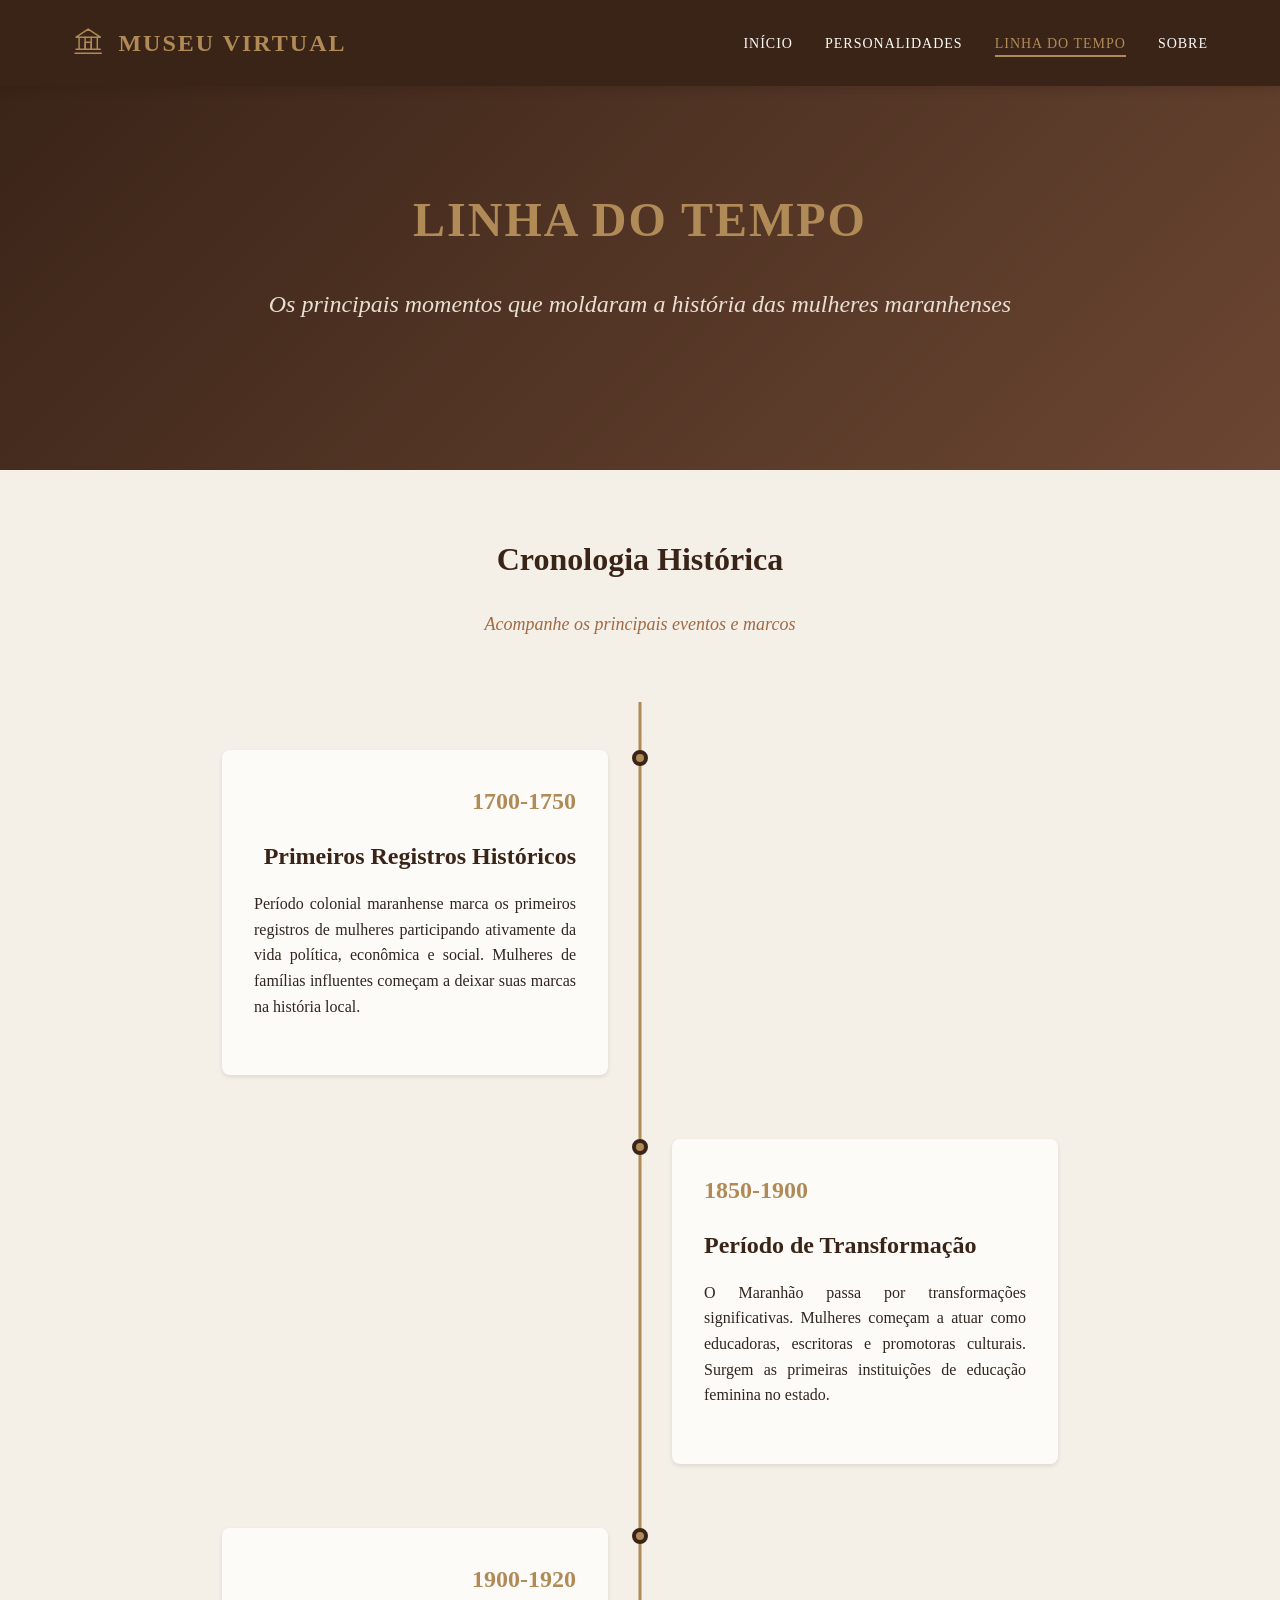
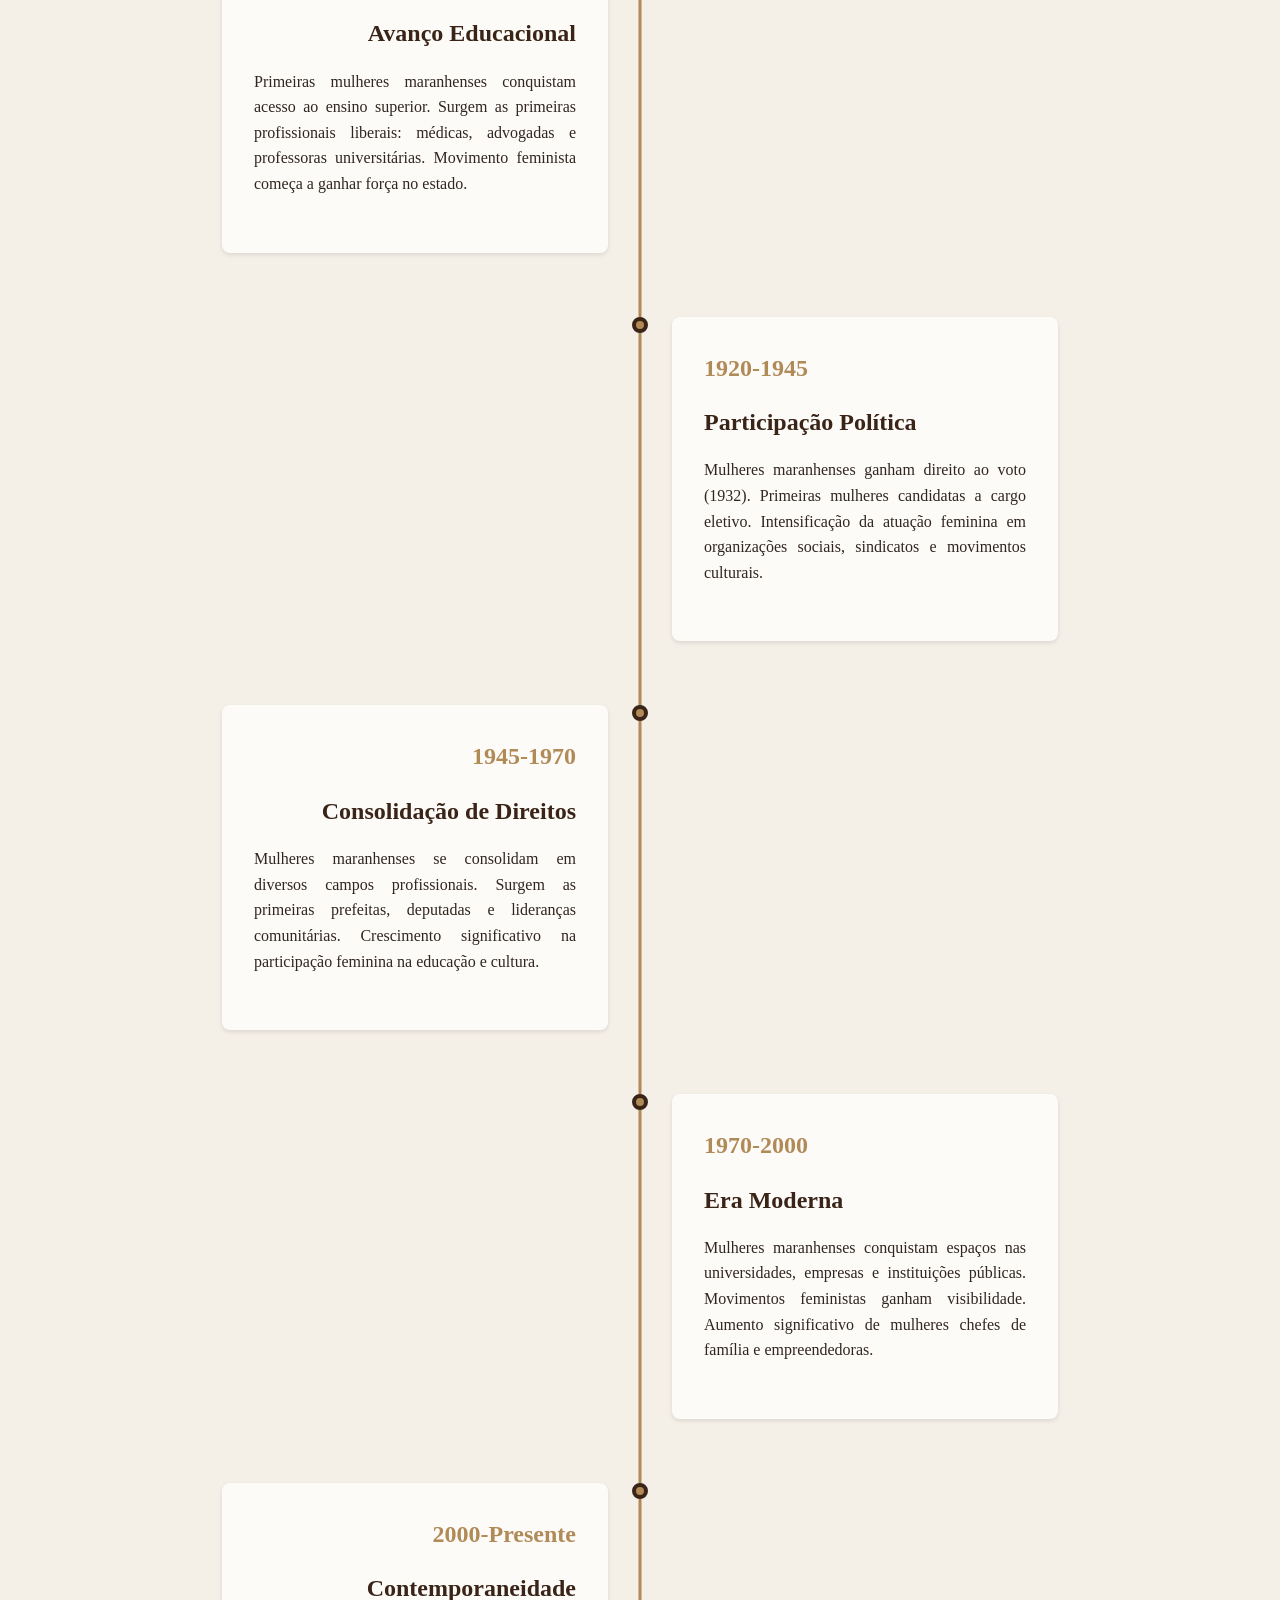
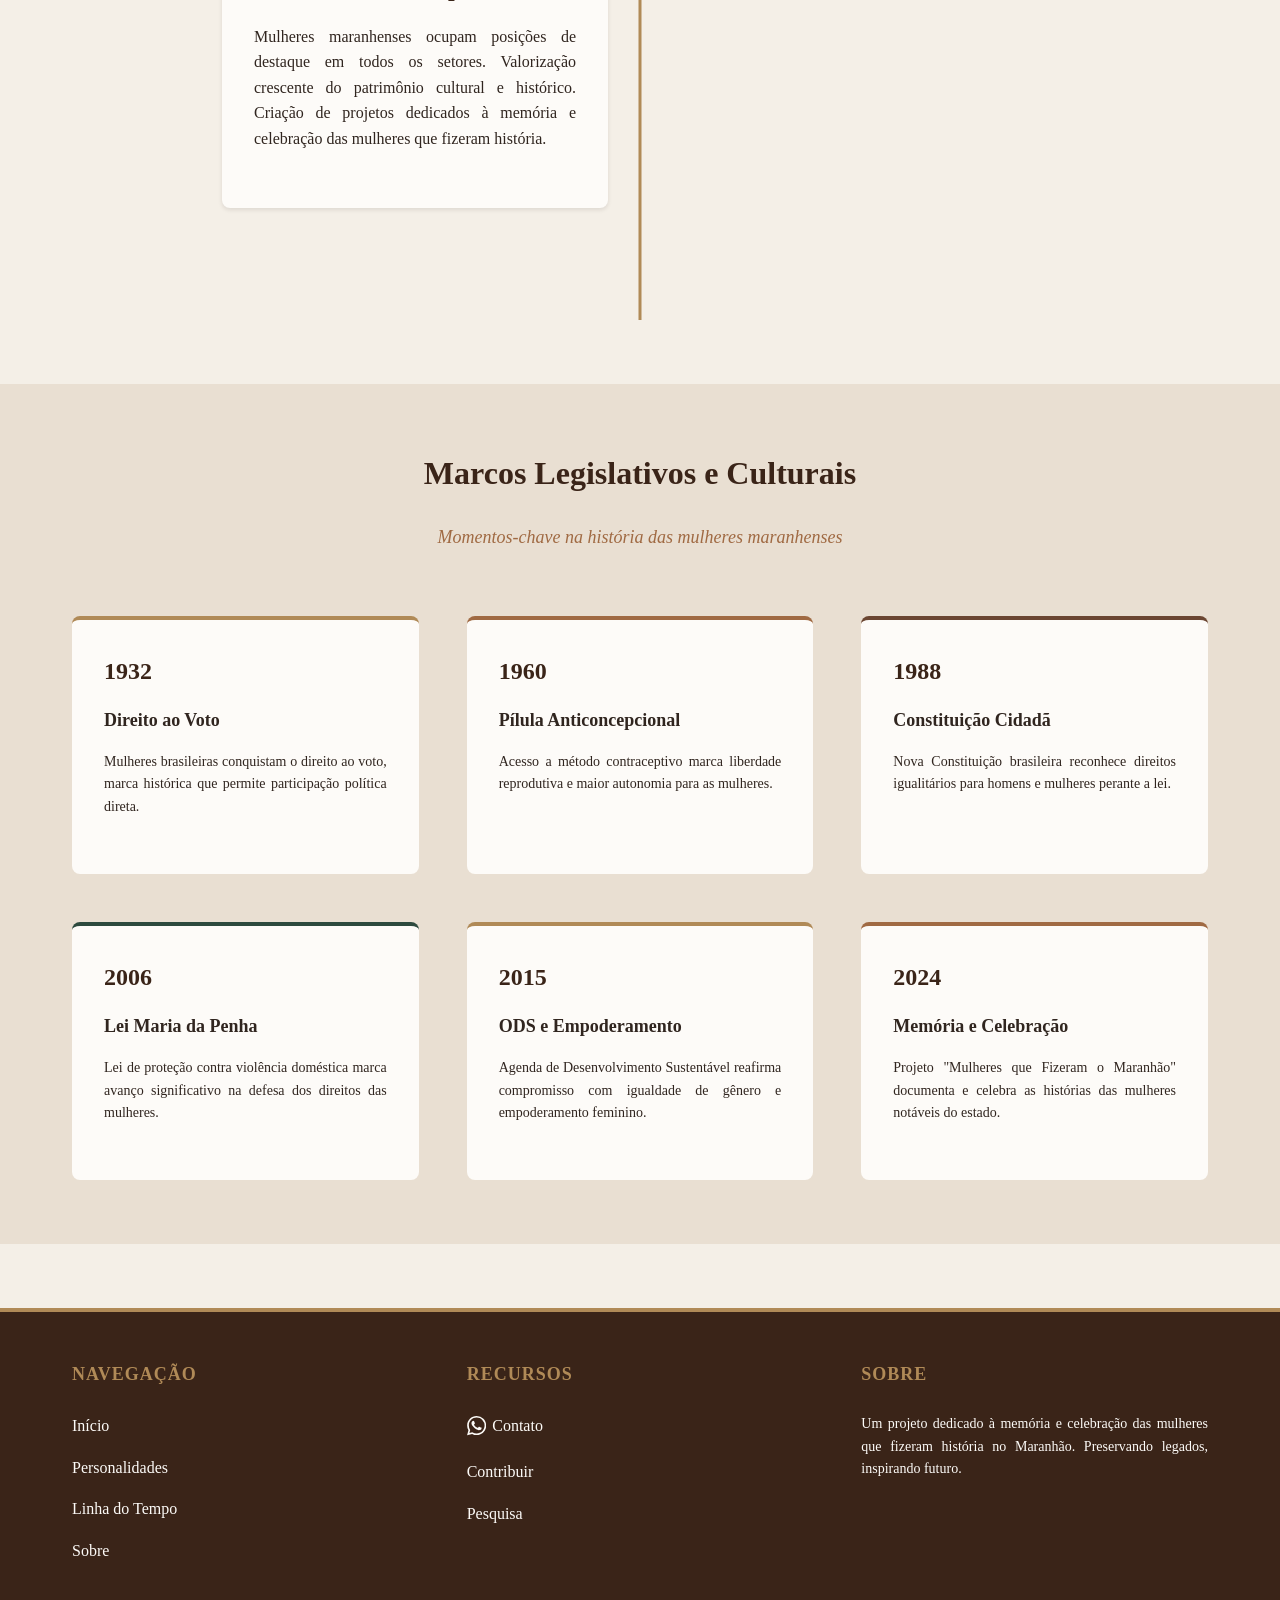
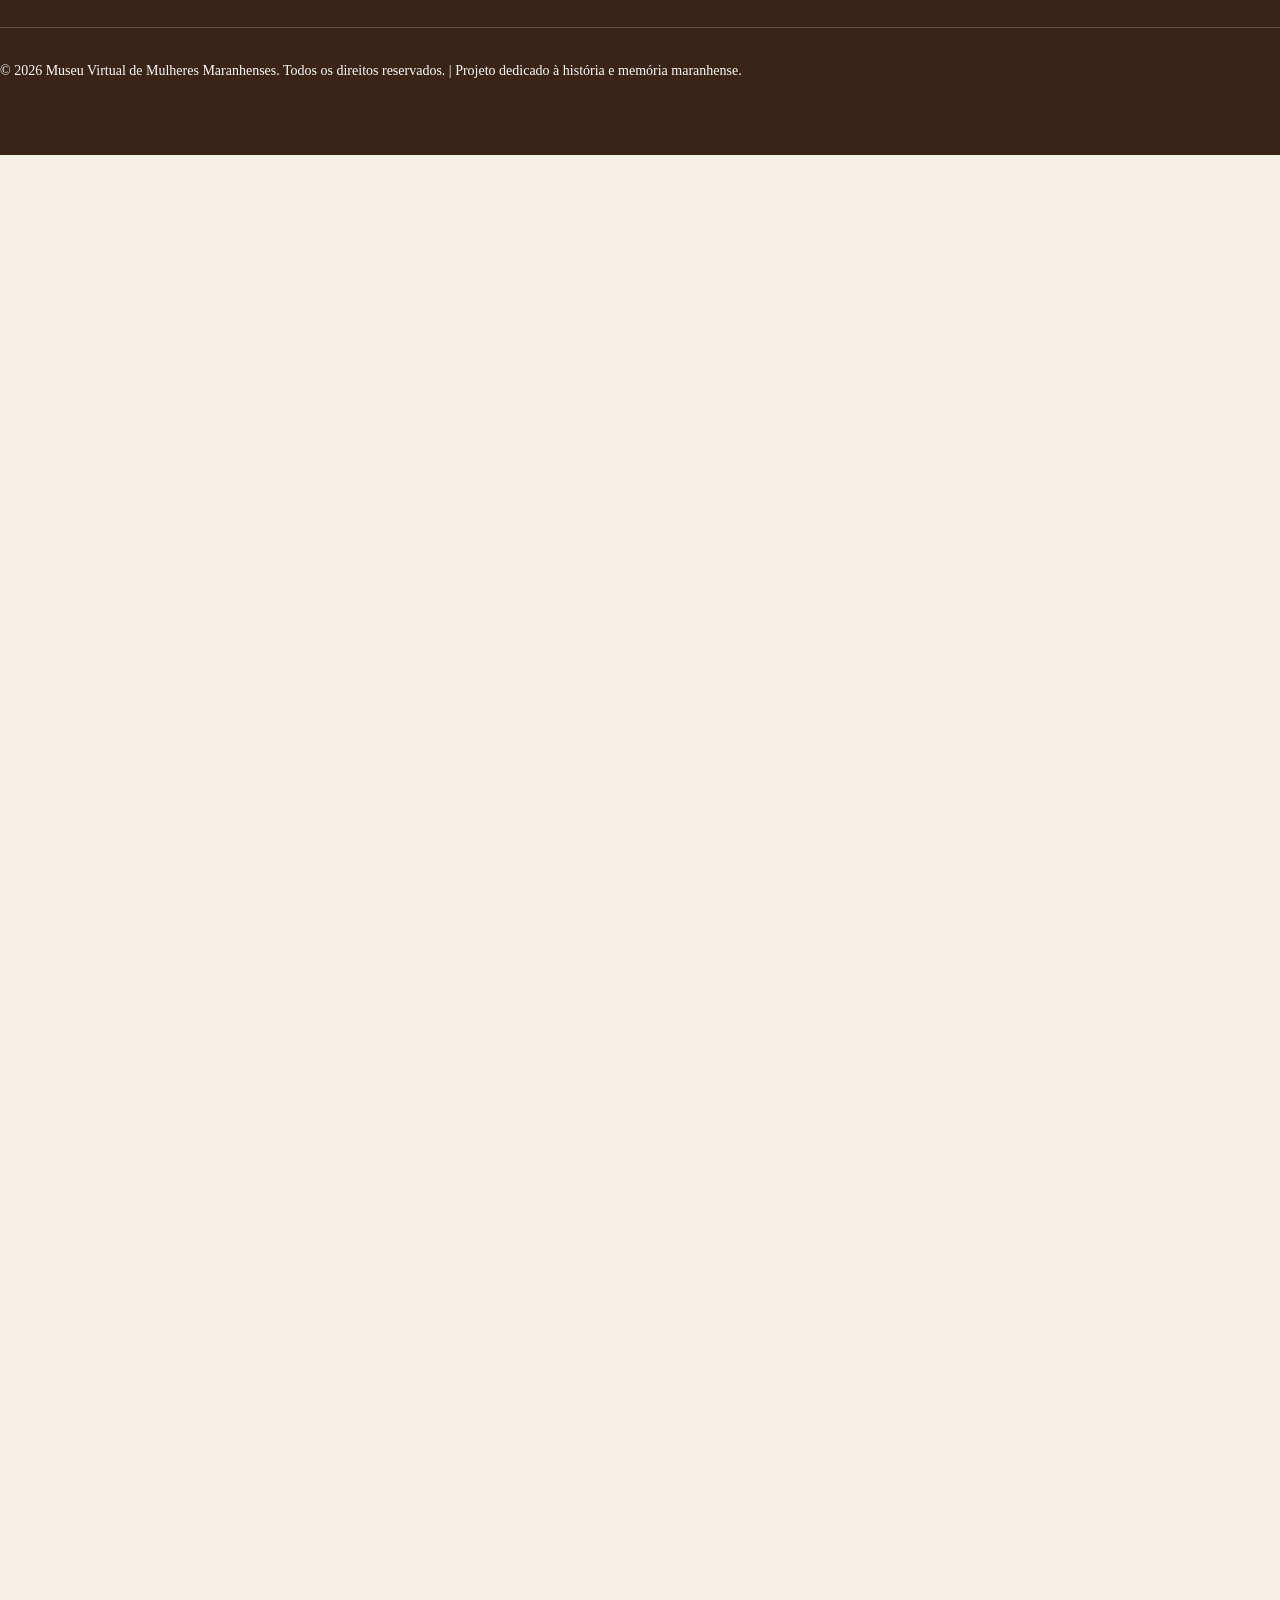
<file: timeline.html>
<!DOCTYPE html>
<html lang="pt-BR">
<head>
    <meta charset="UTF-8">
    <meta name="viewport" content="width=device-width, initial-scale=1.0">
    <meta name="description" content="Linha do Tempo - Mulheres que Fizeram o Maranhão.">
    <meta name="keywords" content="linha do tempo, história das mulheres maranhenses, eventos históricos do Maranhão">
    <meta name="author" content="Museu Virtual de Mulheres Maranhenses">
    <meta name="robots" content="index, follow">
    <meta property="og:type" content="website">
    <meta property="og:locale" content="pt_BR">
    <meta property="og:title" content="Linha do Tempo | Mulheres que Fizeram o Maranhão">
    <meta property="og:description" content="Acompanhe os principais momentos da história das mulheres maranhenses.">
    <meta property="og:image" content="images/mulheres/mariafirmina.png">
    <meta property="og:image:alt" content="Retrato de Maria Firmina dos Reis">
    <meta name="twitter:card" content="summary_large_image">
    <meta name="twitter:title" content="Linha do Tempo Maranhense">
    <meta name="twitter:description" content="Os principais momentos que moldaram a história das mulheres maranhenses.">
    <meta name="twitter:image" content="images/mulheres/mariafirmina.png">
    <title>Linha do Tempo | Mulheres que Fizeram o Maranhão</title>
    <link rel="stylesheet" href="css/style.css">
</head>
<body>
    <!-- HEADER E NAVEGAÇÃO -->
    <header>
        <div class="container">
            <div class="header-content">
                <div class="logo"><svg class="icon" viewBox="0 0 32 32" aria-hidden="true"><path d="M4 12 16 4l12 8H4Z"/><path d="M7 12v12m6-12v12m6-12v12m6-12v12M4 24h24M3 28h26"/><path d="M13 24v-7h6v7"/></svg> Museu Virtual</div>
                <button class="menu-toggle" type="button" aria-expanded="false" aria-controls="site-navigation" aria-label="Abrir menu">
                    <span></span>
                    <span></span>
                    <span></span>
                </button>
                <nav id="site-navigation">
                    <ul>
                        <li><a href="index">Início</a></li>
                        <li><a href="mulheres">Personalidades</a></li>
                        <li><a href="timeline" class="active">Linha do Tempo</a></li>
                        <li><a href="sobre">Sobre</a></li>
                    </ul>
                </nav>
            </div>
        </div>
    </header>

    <!-- HERO SECTION -->
    <section class="hero">
        <div class="hero-content">
            <h1>Linha do Tempo</h1>
            <p class="subtitle">Os principais momentos que moldaram a história das mulheres maranhenses</p>
        </div>
    </section>

    <!-- TIMELINE -->
    <section>
        <div class="container-sm">
            <div class="section-title">
                <h2>Cronologia Histórica</h2>
                <div class="subtitle">Acompanhe os principais eventos e marcos</div>
            </div>

            <div class="timeline">
                <!-- Item 1 -->
                <div class="timeline-item">
                    <div class="timeline-dot"></div>
                    <div class="timeline-content">
                        <div class="timeline-year">1700-1750</div>
                        <h3>Primeiros Registros Históricos</h3>
                        <p>
                            Período colonial maranhense marca os primeiros registros de mulheres participando ativamente da vida política, econômica e social. Mulheres de famílias influentes começam a deixar suas marcas na história local.
                        </p>
                    </div>
                </div>

                <!-- Item 2 -->
                <div class="timeline-item">
                    <div class="timeline-dot"></div>
                    <div class="timeline-content">
                        <div class="timeline-year">1850-1900</div>
                        <h3>Período de Transformação</h3>
                        <p>
                            O Maranhão passa por transformações significativas. Mulheres começam a atuar como educadoras, escritoras e promotoras culturais. Surgem as primeiras instituições de educação feminina no estado.
                        </p>
                    </div>
                </div>

                <!-- Item 3 -->
                <div class="timeline-item">
                    <div class="timeline-dot"></div>
                    <div class="timeline-content">
                        <div class="timeline-year">1900-1920</div>
                        <h3>Avanço Educacional</h3>
                        <p>
                            Primeiras mulheres maranhenses conquistam acesso ao ensino superior. Surgem as primeiras profissionais liberais: médicas, advogadas e professoras universitárias. Movimento feminista começa a ganhar força no estado.
                        </p>
                    </div>
                </div>

                <!-- Item 4 -->
                <div class="timeline-item">
                    <div class="timeline-dot"></div>
                    <div class="timeline-content">
                        <div class="timeline-year">1920-1945</div>
                        <h3>Participação Política</h3>
                        <p>
                            Mulheres maranhenses ganham direito ao voto (1932). Primeiras mulheres candidatas a cargo eletivo. Intensificação da atuação feminina em organizações sociais, sindicatos e movimentos culturais.
                        </p>
                    </div>
                </div>

                <!-- Item 5 -->
                <div class="timeline-item">
                    <div class="timeline-dot"></div>
                    <div class="timeline-content">
                        <div class="timeline-year">1945-1970</div>
                        <h3>Consolidação de Direitos</h3>
                        <p>
                            Mulheres maranhenses se consolidam em diversos campos profissionais. Surgem as primeiras prefeitas, deputadas e lideranças comunitárias. Crescimento significativo na participação feminina na educação e cultura.
                        </p>
                    </div>
                </div>

                <!-- Item 6 -->
                <div class="timeline-item">
                    <div class="timeline-dot"></div>
                    <div class="timeline-content">
                        <div class="timeline-year">1970-2000</div>
                        <h3>Era Moderna</h3>
                        <p>
                            Mulheres maranhenses conquistam espaços nas universidades, empresas e instituições públicas. Movimentos feministas ganham visibilidade. Aumento significativo de mulheres chefes de família e empreendedoras.
                        </p>
                    </div>
                </div>

                <!-- Item 7 -->
                <div class="timeline-item">
                    <div class="timeline-dot"></div>
                    <div class="timeline-content">
                        <div class="timeline-year">2000-Presente</div>
                        <h3>Contemporaneidade</h3>
                        <p>
                            Mulheres maranhenses ocupam posições de destaque em todos os setores. Valorização crescente do patrimônio cultural e histórico. Criação de projetos dedicados à memória e celebração das mulheres que fizeram história.
                        </p>
                    </div>
                </div>
            </div>
        </div>
    </section>

    <!-- MARCOS IMPORTANTES -->
    <section>
        <div class="container">
            <div class="section-title">
                <h2>Marcos Legislativos e Culturais</h2>
                <div class="subtitle">Momentos-chave na história das mulheres maranhenses</div>
            </div>

            <div style="display: grid; grid-template-columns: repeat(auto-fit, minmax(280px, 1fr)); gap: var(--spacing-xl);">
                <div style="background-color: var(--color-light); padding: var(--spacing-lg); border-radius: 8px; border-top: 4px solid var(--color-gold);">
                    <h3 style="color: var(--color-primary); margin-bottom: var(--spacing-sm);">1932</h3>
                    <h4>Direito ao Voto</h4>
                    <p style="font-size: var(--font-size-sm);">
                        Mulheres brasileiras conquistam o direito ao voto, marca histórica que permite participação política direta.
                    </p>
                </div>

                <div style="background-color: var(--color-light); padding: var(--spacing-lg); border-radius: 8px; border-top: 4px solid var(--color-accent);">
                    <h3 style="color: var(--color-primary); margin-bottom: var(--spacing-sm);">1960</h3>
                    <h4>Pílula Anticoncepcional</h4>
                    <p style="font-size: var(--font-size-sm);">
                        Acesso a método contraceptivo marca liberdade reprodutiva e maior autonomia para as mulheres.
                    </p>
                </div>

                <div style="background-color: var(--color-light); padding: var(--spacing-lg); border-radius: 8px; border-top: 4px solid var(--color-secondary);">
                    <h3 style="color: var(--color-primary); margin-bottom: var(--spacing-sm);">1988</h3>
                    <h4>Constituição Cidadã</h4>
                    <p style="font-size: var(--font-size-sm);">
                        Nova Constituição brasileira reconhece direitos igualitários para homens e mulheres perante a lei.
                    </p>
                </div>

                <div style="background-color: var(--color-light); padding: var(--spacing-lg); border-radius: 8px; border-top: 4px solid var(--color-green);">
                    <h3 style="color: var(--color-primary); margin-bottom: var(--spacing-sm);">2006</h3>
                    <h4>Lei Maria da Penha</h4>
                    <p style="font-size: var(--font-size-sm);">
                        Lei de proteção contra violência doméstica marca avanço significativo na defesa dos direitos das mulheres.
                    </p>
                </div>

                <div style="background-color: var(--color-light); padding: var(--spacing-lg); border-radius: 8px; border-top: 4px solid var(--color-gold);">
                    <h3 style="color: var(--color-primary); margin-bottom: var(--spacing-sm);">2015</h3>
                    <h4>ODS e Empoderamento</h4>
                    <p style="font-size: var(--font-size-sm);">
                        Agenda de Desenvolvimento Sustentável reafirma compromisso com igualdade de gênero e empoderamento feminino.
                    </p>
                </div>

                <div style="background-color: var(--color-light); padding: var(--spacing-lg); border-radius: 8px; border-top: 4px solid var(--color-accent);">
                    <h3 style="color: var(--color-primary); margin-bottom: var(--spacing-sm);">2024</h3>
                    <h4>Memória e Celebração</h4>
                    <p style="font-size: var(--font-size-sm);">
                        Projeto "Mulheres que Fizeram o Maranhão" documenta e celebra as histórias das mulheres notáveis do estado.
                    </p>
                </div>
            </div>
        </div>
    </section>

    <!-- FOOTER -->
    <footer>
        <div class="container">
            <div>
                <h4>Navegação</h4>
                <ul>
                    <li><a href="index">Início</a></li>
                    <li><a href="mulheres">Personalidades</a></li>
                    <li><a href="timeline">Linha do Tempo</a></li>
                    <li><a href="sobre">Sobre</a></li>
                </ul>
            </div>
            
            <div>
                <h4>Recursos</h4>
                <ul>
                    <li><a class="whatsapp-link" href="https://wa.me/5599984065730?text=Ol%C3%A1%2C%20Desenvolvedor%21%20Vim%20do%20Museu%20Virtual." target="_blank" rel="noopener noreferrer" aria-label="Entrar em contato pelo WhatsApp"><svg class="whatsapp-icon" viewBox="0 0 24 24" aria-hidden="true"><path d="M20.5 3.5A11.8 11.8 0 0 0 12.1 0C5.5 0 .2 5.3.2 11.9c0 2.1.5 4.1 1.6 5.9L.1 24l6.3-1.6a11.8 11.8 0 0 0 5.7 1.5h.1c6.5 0 11.8-5.3 11.8-11.9 0-3.2-1.3-6.2-3.5-8.5ZM12.2 21.9h-.1a9.9 9.9 0 0 1-5-1.4l-.4-.2-3.7.9 1-3.6-.2-.4a9.9 9.9 0 0 1-1.5-5.3C2.3 6.4 6.7 2 12.1 2c2.6 0 5.1 1 7 2.9a9.9 9.9 0 0 1 2.9 7c0 5.5-4.4 10-9.8 10Zm5.4-7.5c-.3-.1-1.8-.9-2.1-1s-.5-.1-.7.1c-.2.3-.8 1-1 1.2-.2.2-.4.2-.7.1-1.8-.9-3-1.6-4.2-3.6-.3-.5.3-.5.9-1.7.1-.2.1-.4 0-.6-.1-.1-.7-1.7-.9-2.3-.2-.6-.5-.5-.7-.5h-.6c-.2 0-.6.1-.9.4-.3.3-1.1 1-1.1 2.5s1.1 2.9 1.3 3.1c.2.2 2.2 3.4 5.3 4.7 2 .9 2.8 1 3.8.8.6-.1 1.8-.7 2-1.4.3-.7.3-1.3.2-1.4-.1-.1-.3-.2-.6-.3Z"/></svg>Contato</a></li>
                    <li><a href="#contribuir">Contribuir</a></li>
                    <li><a href="#pesquisa">Pesquisa</a></li>
                </ul>
            </div>
            
            <div>
                <h4>Sobre</h4>
                <p style="font-size: var(--font-size-sm);">
                    Um projeto dedicado à memória e celebração das mulheres que fizeram história no Maranhão. Preservando legados, inspirando futuro.
                </p>
            </div>
        </div>
        
        <div class="footer-bottom">
            <p> &copy; 2026 Museu Virtual de Mulheres Maranhenses. Todos os direitos reservados. | Projeto dedicado à história e memória maranhense.</p>
        </div>
    </footer>
    <script src="js/menu.js"></script>
</body>
</html>
</file>
<file: css/style.css>
/* ====================================
   VARIÁVEIS DE CORES
   ==================================== */
:root {
  --color-primary: #3A2418;
  --color-secondary: #6B4632;
  --color-accent: #A06A43;
  --color-gold: #B08A57;
  --color-background: #F4EFE7;
  --color-surface: #E9DFD2;
  --color-dark: #211711;
  --color-text: #30251F;
  --color-light: #FDFBF8;
  --color-green: #2D4A3E;
  
  /* Espaçamento e dimensões */
  --spacing-xs: 0.5rem;
  --spacing-sm: 1rem;
  --spacing-md: 1.5rem;
  --spacing-lg: 2rem;
  --spacing-xl: 3rem;
  --spacing-xxl: 4rem;
  
  /* Tipografia */
  --font-size-base: 16px;
  --font-size-sm: 14px;
  --font-size-md: 18px;
  --font-size-lg: 24px;
  --font-size-xl: 32px;
  --font-size-xxl: 48px;
  
  /* Sombras e transições */
  --shadow-sm: 0 2px 4px rgba(33, 23, 17, 0.1);
  --shadow-md: 0 4px 8px rgba(33, 23, 17, 0.15);
  --shadow-lg: 0 8px 16px rgba(33, 23, 17, 0.2);
  --transition-smooth: all 0.3s ease-in-out;
  --transition-page: 0.45s cubic-bezier(0.22, 1, 0.36, 1);
}

/* ====================================
   RESET E ESTILOS GLOBAIS
   ==================================== */
* {
  margin: 0;
  padding: 0;
  box-sizing: border-box;
}

html {
  scroll-behavior: smooth;
}

body {
  font-family: 'Georgia', 'Times New Roman', serif;
  font-size: var(--font-size-base);
  line-height: 1.6;
  color: var(--color-text);
  background-color: var(--color-background);
  overflow-x: hidden;
  opacity: 0;
  transform: translateY(12px);
  transition: opacity var(--transition-page), transform var(--transition-page);
}

body.is-ready {
  opacity: 1;
  transform: translateY(0);
}

body.page-transitioning {
  opacity: 0.22;
  transform: translateY(-8px) scale(0.985);
}

.page-transition-overlay {
  position: fixed;
  inset: 0;
  z-index: 1200;
  pointer-events: none;
  background: linear-gradient(135deg, rgba(58, 36, 24, 0.96), rgba(160, 106, 67, 0.8));
  opacity: 0;
  visibility: hidden;
  transform: translateY(100%);
  transition: transform 0.48s cubic-bezier(0.22, 1, 0.36, 1), opacity 0.24s ease, visibility 0.24s ease;
}

body.page-transitioning .page-transition-overlay {
  opacity: 1;
  visibility: visible;
  transform: translateY(0);
}

/* ====================================
   TIPOGRAFIA
   ==================================== */
h1 {
  font-size: var(--font-size-xxl);
  font-weight: 700;
  color: var(--color-primary);
  margin-bottom: var(--spacing-md);
  letter-spacing: -0.5px;
}

h2 {
  font-size: var(--font-size-xl);
  font-weight: 700;
  color: var(--color-primary);
  margin-bottom: var(--spacing-md);
  border-bottom: 3px solid var(--color-gold);
  padding-bottom: var(--spacing-sm);
  display: inline-block;
}

h3 {
  font-size: var(--font-size-lg);
  font-weight: 600;
  color: var(--color-secondary);
  margin-bottom: var(--spacing-sm);
}

h4 {
  font-size: var(--font-size-md);
  font-weight: 600;
  color: var(--color-text);
  margin-bottom: var(--spacing-sm);
}

p {
  margin-bottom: var(--spacing-md);
  text-align: justify;
}

a {
  color: var(--color-accent);
  text-decoration: none;
  transition: var(--transition-smooth);
  border-bottom: 1px solid transparent;
}

a:hover {
  color: var(--color-gold);
  border-bottom: 1px solid var(--color-gold);
}

.whatsapp-link {
  display: inline-flex;
  align-items: center;
  gap: 0.4rem;
}

.whatsapp-icon {
  width: 1.2em;
  height: 1.2em;
  fill: currentColor;
  flex: 0 0 auto;
}

/* ====================================
   CONTAINER E LAYOUT
   ==================================== */
.container {
  max-width: 1200px;
  margin: 0 auto;
  padding: 0 var(--spacing-lg);
  width: 100%;
}

.container-sm {
  max-width: 900px;
  margin: 0 auto;
  padding: 0 var(--spacing-lg);
  width: 100%;
}

/* ====================================
   HEADER E NAVEGAÇÃO
   ==================================== */
header {
  background-color: var(--color-primary);
  color: var(--color-light);
  padding: var(--spacing-md) 0;
  position: sticky;
  top: 0;
  z-index: 100;
  box-shadow: var(--shadow-md);
}

.header-content {
  display: flex;
  justify-content: space-between;
  align-items: center;
  flex-wrap: wrap;
}

.menu-toggle {
  display: none;
  width: 44px;
  height: 44px;
  padding: 9px;
  background: transparent;
  border: 1px solid var(--color-gold);
  cursor: pointer;
}

.menu-toggle span {
  display: block;
  height: 2px;
  margin: 5px 0;
  background-color: var(--color-gold);
  transition: transform 0.2s ease, opacity 0.2s ease;
}

.menu-toggle[aria-expanded="true"] span:nth-child(1) {
  transform: translateY(7px) rotate(45deg);
}

.menu-toggle[aria-expanded="true"] span:nth-child(2) {
  opacity: 0;
}

.menu-toggle[aria-expanded="true"] span:nth-child(3) {
  transform: translateY(-7px) rotate(-45deg);
}

.logo {
  font-size: var(--font-size-lg);
  font-weight: 700;
  text-transform: uppercase;
  letter-spacing: 2px;
  color: var(--color-gold);
}

.icon {
  width: 1.35em;
  height: 1.35em;
  display: inline-block;
  padding: 0.22em;
  margin-right: 0.3em;
  vertical-align: -0.32em;
  color: var(--color-primary);
  background-color: var(--color-gold);
  border-radius: 50%;
  fill: none;
  stroke: currentColor;
  stroke-linecap: round;
  stroke-linejoin: round;
  stroke-width: 1.7;
  transition: transform var(--transition-smooth), background-color var(--transition-smooth);
}

h3:hover .icon {
  transform: translateY(-2px) rotate(-4deg);
  background-color: var(--color-accent);
}

.icon-person {
  width: 4rem;
  height: 4rem;
  padding: 0;
  margin: 0;
  color: currentColor;
  background-color: transparent;
  border-radius: 0;
  stroke-width: 1.2;
}

.logo .icon {
  width: 1.35em;
  height: 1.35em;
  padding: 0;
  margin-right: 0.25em;
  color: var(--color-gold);
  background-color: transparent;
  border-radius: 0;
  vertical-align: -0.28em;
  stroke-width: 1.45;
}

nav ul {
  list-style: none;
  display: flex;
  gap: var(--spacing-lg);
  flex-wrap: wrap;
}

nav a {
  color: var(--color-light);
  font-size: var(--font-size-sm);
  text-transform: uppercase;
  letter-spacing: 1px;
  border-bottom: 2px solid transparent;
  padding-bottom: 4px;
}

nav a:hover {
  border-bottom-color: var(--color-gold);
  color: var(--color-gold);
}

nav a.active {
  color: var(--color-gold);
  border-bottom-color: var(--color-gold);
}

/* ====================================
   HERO SECTION
   ==================================== */
.hero {
  background: linear-gradient(135deg, var(--color-primary) 0%, var(--color-secondary) 100%);
  color: var(--color-light);
  padding: clamp(3rem, 8vw, 6rem) var(--spacing-md);
  text-align: center;
  min-height: clamp(300px, 42vh, 500px);
  display: flex;
  align-items: center;
  justify-content: center;
}

.hero-content {
  max-width: 800px;
  width: 100%;
}

.hero h1 {
  font-size: clamp(2rem, 5vw, var(--font-size-xxl));
  color: var(--color-gold);
  margin-bottom: var(--spacing-md);
  text-transform: uppercase;
  letter-spacing: 2px;
}

.hero .subtitle {
  font-size: clamp(1.1rem, 2.5vw, var(--font-size-lg));
  color: var(--color-surface);
  margin-bottom: var(--spacing-xl);
  font-style: italic;
}

.hero p {
  font-size: var(--font-size-md);
  line-height: 1.8;
  text-align: center;
}

/* ====================================
   BOTÕES
   ==================================== */
.btn {
  display: inline-block;
  padding: var(--spacing-sm) var(--spacing-lg);
  background-color: var(--color-gold);
  color: var(--color-primary);
  border: 2px solid var(--color-gold);
  font-weight: 600;
  text-transform: uppercase;
  letter-spacing: 1px;
  cursor: pointer;
  transition: var(--transition-smooth);
  font-size: var(--font-size-sm);
}

.btn:hover {
  background-color: transparent;
  color: var(--color-gold);
}

.btn-secondary {
  background-color: var(--color-accent);
  border-color: var(--color-accent);
  color: var(--color-light);
}

.btn-secondary:hover {
  background-color: transparent;
  color: var(--color-accent);
}

/* ====================================
   GRID DE MULHERES
   ==================================== */
.mulheres-grid {
  display: grid;
  grid-template-columns: repeat(auto-fit, minmax(min(300px, 100%), 1fr));
  gap: var(--spacing-xl);
  margin: var(--spacing-xxl) 0;
}

.mulher-card {
  background-color: var(--color-surface);
  border-radius: 8px;
  overflow: hidden;
  box-shadow: var(--shadow-md);
  transition: var(--transition-smooth);
  cursor: pointer;
}

.mulher-card:hover {
  transform: translateY(-8px);
  box-shadow: var(--shadow-lg);
}

.mulher-card-image {
  width: 100%;
  height: 350px;
  background-color: var(--color-gold);
  overflow: hidden;
}

.mulher-card-image img {
  width: 100%;
  height: 100%;
  object-fit: cover;
  transition: var(--transition-smooth);
}

.mulher-card:hover .mulher-card-image img {
  transform: scale(1.05);
}

.mulher-card-content {
  padding: var(--spacing-lg);
}

.mulher-card-content h3 {
  color: var(--color-primary);
  margin-bottom: var(--spacing-sm);
  font-size: var(--font-size-lg);
}

.mulher-card-content .periodo {
  color: var(--color-gold);
  font-size: var(--font-size-sm);
  font-weight: 600;
  margin-bottom: var(--spacing-md);
}

.mulher-card-content p {
  color: var(--color-text);
  font-size: var(--font-size-sm);
  line-height: 1.6;
  text-align: left;
  margin-bottom: var(--spacing-md);
}

/* ====================================
   SEÇÕES
   ==================================== */
section {
  padding: var(--spacing-xxl) 0;
}

section:nth-child(even) {
  background-color: var(--color-surface);
}

.section-title {
  text-align: center;
  margin-bottom: var(--spacing-xxl);
}

.section-title h2 {
  display: block;
  border: none;
  padding: 0;
  font-size: var(--font-size-xl);
}

.section-title .subtitle {
  color: var(--color-accent);
  font-style: italic;
  font-size: var(--font-size-md);
  margin-top: var(--spacing-sm);
}

/* ====================================
   TIMELINE
   ==================================== */
.timeline {
  position: relative;
  padding: var(--spacing-xl) 0;
}

.timeline::before {
  content: '';
  position: absolute;
  left: 50%;
  top: 0;
  bottom: 0;
  width: 3px;
  background-color: var(--color-gold);
  transform: translateX(-50%);
}

.timeline-item {
  margin-bottom: var(--spacing-xxl);
  position: relative;
}

.timeline-item:nth-child(odd) .timeline-content {
  margin-left: 0;
  margin-right: auto;
  width: calc(50% - 2rem);
  text-align: right;
}

.timeline-item:nth-child(even) .timeline-content {
  margin-left: auto;
  margin-right: 0;
  width: calc(50% - 2rem);
  text-align: left;
}

.timeline-dot {
  position: absolute;
  left: 50%;
  top: 0;
  width: 16px;
  height: 16px;
  background-color: var(--color-gold);
  border: 4px solid var(--color-primary);
  border-radius: 50%;
  transform: translateX(-50%);
}

.timeline-content {
  background-color: var(--color-light);
  padding: var(--spacing-lg);
  border-radius: 8px;
  box-shadow: var(--shadow-sm);
}

.timeline-content h3 {
  color: var(--color-primary);
  margin-bottom: var(--spacing-sm);
}

.timeline-year {
  color: var(--color-gold);
  font-weight: 700;
  font-size: var(--font-size-lg);
  margin-bottom: var(--spacing-sm);
}

/* ====================================
   RODAPÉ
   ==================================== */
footer {
  background-color: var(--color-primary);
  color: var(--color-light);
  padding: var(--spacing-xl) 0;
  margin-top: var(--spacing-xxl);
  border-top: 4px solid var(--color-gold);
}

footer .container {
  display: grid;
  grid-template-columns: repeat(auto-fit, minmax(250px, 1fr));
  gap: var(--spacing-xl);
  margin-bottom: var(--spacing-xl);
}

footer h4 {
  color: var(--color-gold);
  margin-bottom: var(--spacing-md);
  text-transform: uppercase;
  letter-spacing: 1px;
}

footer ul {
  list-style: none;
}

footer ul li {
  margin-bottom: var(--spacing-sm);
}

footer a {
  color: var(--color-light);
  border-bottom-color: transparent;
}

footer a:hover {
  color: var(--color-gold);
  border-bottom-color: var(--color-gold);
}

.footer-bottom {
  text-align: center;
  padding-top: var(--spacing-lg);
  border-top: 1px solid rgba(255, 255, 255, 0.2);
  font-size: var(--font-size-sm);
}

/* ====================================
   DETALHES DE MULHER
   ==================================== */
.mulher-detalhes {
  display: grid;
  grid-template-columns: 1fr 1fr;
  gap: var(--spacing-xl);
  align-items: start;
  margin: var(--spacing-xxl) 0;
}

.mulher-detalhes-image {
  width: 100%;
  border-radius: 8px;
  overflow: hidden;
  box-shadow: var(--shadow-lg);
}

.mulher-detalhes-image img {
  width: 100%;
  height: auto;
  display: block;
}

.mulher-detalhes-content h2 {
  border: none;
  padding: 0;
  margin-bottom: var(--spacing-sm);
}

.mulher-detalhes-content .periodo {
  color: var(--color-gold);
  font-size: var(--font-size-md);
  font-weight: 600;
  margin-bottom: var(--spacing-lg);
  display: block;
}

.mulher-detalhes-content p {
  text-align: justify;
  margin-bottom: var(--spacing-md);
}

.destaque {
  background-color: var(--color-light);
  border-left: 4px solid var(--color-gold);
  padding: var(--spacing-lg);
  margin: var(--spacing-lg) 0;
  border-radius: 4px;
}

.destaque p {
  margin-bottom: 0;
  font-style: italic;
  color: var(--color-secondary);
}

/* ====================================
   SOBRE
   ==================================== */
.about-section {
  display: grid;
  grid-template-columns: 1fr 1fr;
  gap: var(--spacing-xl);
  align-items: center;
}

.about-image {
  width: 100%;
  border-radius: 8px;
  overflow: hidden;
  box-shadow: var(--shadow-lg);
}

.about-image img {
  width: 100%;
  height: auto;
  display: block;
}

.about-content h2 {
  border: none;
  padding: 0;
  margin-bottom: var(--spacing-md);
}

.about-content p {
  text-align: justify;
  margin-bottom: var(--spacing-md);
}

/* ====================================
   RESPONSIVIDADE
   ==================================== */
@media (max-width: 768px) {
  .container,
  .container-sm {
    padding: 0 var(--spacing-md);
  }
  
  .header-content {
    position: relative;
    flex-direction: row;
    gap: var(--spacing-sm);
  }

  .menu-toggle {
    display: block;
  }

  nav {
    display: none;
    flex-basis: 100%;
    width: 100%;
    padding-top: var(--spacing-sm);
  }

  nav.is-open {
    display: block;
  }
  
  nav ul {
    display: flex;
    gap: var(--spacing-md);
    justify-content: center;
    width: 100%;
  }
  
  h1 {
    font-size: var(--font-size-xl);
  }
  
  h2 {
    font-size: var(--font-size-lg);
  }
  
  .hero {
    min-height: 0;
    padding: 3.5rem var(--spacing-md);
  }
  
  .hero h1 {
    font-size: var(--font-size-xl);
  }
  
  .hero .subtitle {
    font-size: var(--font-size-md);
  }
  
  .mulheres-grid {
    grid-template-columns: 1fr;
  }
  
  .timeline::before {
    left: 0;
  }
  
  .timeline-item:nth-child(odd) .timeline-content,
  .timeline-item:nth-child(even) .timeline-content {
    width: 100%;
    margin-left: var(--spacing-xl);
    margin-right: 0;
    text-align: left;
  }
  
  .timeline-dot {
    left: 0;
  }
  
  .mulher-detalhes,
  .about-section {
    grid-template-columns: 1fr;
  }
  
  footer .container {
    grid-template-columns: 1fr;
  }
}

@media (max-width: 480px) {
  body {
    font-size: 14px;
  }
  
  h1 {
    font-size: var(--font-size-lg);
  }
  
  h2 {
    font-size: var(--font-size-md);
  }
  
  .btn {
    padding: var(--spacing-xs) var(--spacing-md);
    font-size: 12px;
  }
  
  nav ul {
    display: flex;
    gap: var(--spacing-sm);
    text-align: center;
  }

  nav a {
    display: inline-block;
    font-size: 12px;
  }

  header {
    padding: var(--spacing-sm) 0;
  }

  .logo {
    font-size: var(--font-size-md);
    letter-spacing: 1px;
  }

  .hero {
    padding: 1.5rem var(--spacing-sm);
  }

  .hero h1 {
    font-size: clamp(1.45rem, 7vw, 2rem);
    letter-spacing: 1px;
  }

  .hero .subtitle {
    font-size: 0.9rem;
    margin-bottom: var(--spacing-md);
  }

  .hero p {
    font-size: 0.85rem;
    line-height: 1.4;
  }

  .hero-content > div {
    margin-top: var(--spacing-sm) !important;
  }
  
  section {
    padding: var(--spacing-xl) 0;
  }
}
</file>
